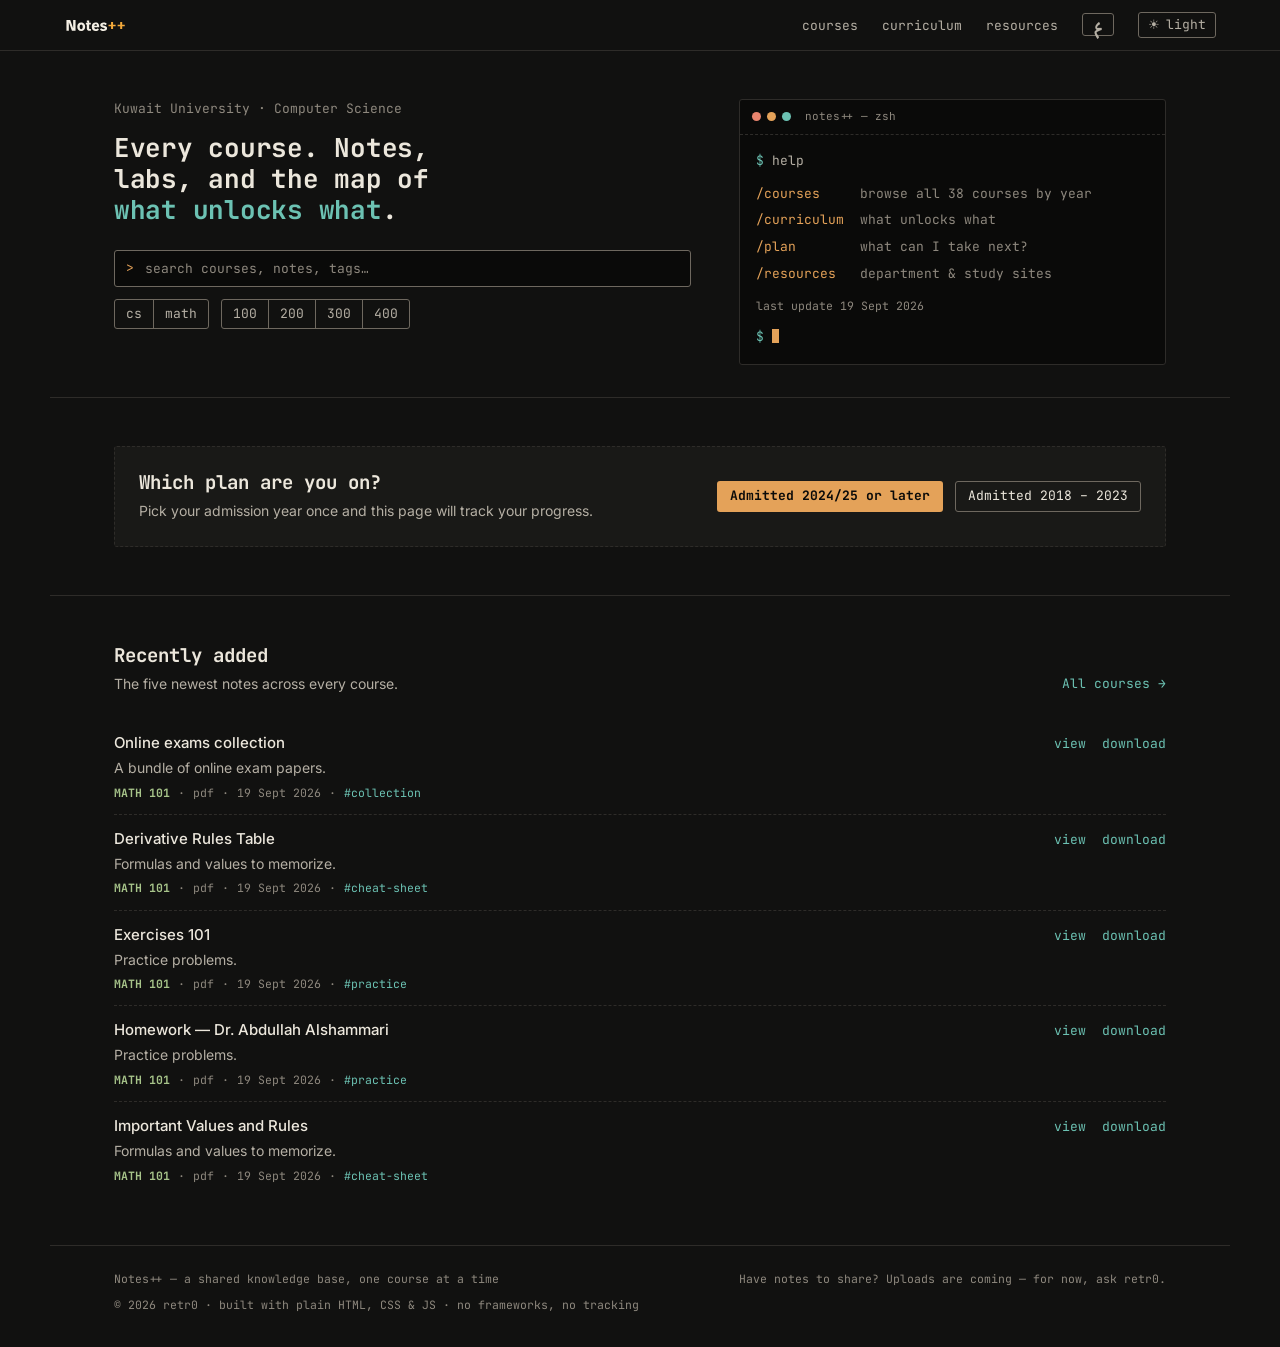
<file: index.html>
<!DOCTYPE html>
<html lang="en">
<head>
<meta charset="UTF-8">
<meta name="viewport" content="width=device-width, initial-scale=1.0">
<title>Notes++ — Course Knowledge Base</title>
<link rel="preconnect" href="https://fonts.googleapis.com">
<link href="https://fonts.googleapis.com/css2?family=JetBrains+Mono:wght@400;500;700;800&family=Inter:wght@400;500;600;700&display=swap" rel="stylesheet">
<link rel="icon" type="image/png" sizes="32x32" href="favicon-32.png">
<link rel="icon" type="image/png" sizes="192x192" href="favicon-192.png">
<link rel="icon" type="image/svg+xml" href="favicon.svg">
<link rel="apple-touch-icon" href="apple-touch-icon.png">
<link rel="stylesheet" href="css/style.css">
<!-- Apply the saved theme before first paint so light-mode users don't see a dark flash. -->
<script>
  // Applied before first paint so neither the theme nor the text direction flashes.
  try{
    var d = document.documentElement;
    d.dataset.theme = localStorage.getItem('theme') || 'dark';
    var l = localStorage.getItem('lang') || 'en';
    d.lang = l; d.dir = (l === 'ar' ? 'rtl' : 'ltr');
  }catch(e){}
</script>
<!-- LATER (analytics): script tag would go here. -->
</head>
<!--
  Home = search + a personal dashboard. Everything below the hero is rendered
  from data: courses.json (search, stats, recent) and — if the visitor has
  picked a plan on the curriculum page — their catalog file (the "Your plan"
  block). Nothing personal leaves the browser; it's all localStorage.
-->
<body data-page="home" data-title-key="home.eyebrow">

<a href="#search" class="skip-link" data-i18n="skip.search">Skip to search</a>

<nav data-i18n-aria-label="nav.main">
  <a href="index.html" class="logo" data-i18n-aria-label="nav.homeLabel">
    <img class="logo-mark for-dark" src="img/wordmark.svg" alt="Notes++" width="112" height="39">
    <img class="logo-mark for-light" src="img/wordmark-dark.svg" alt="" aria-hidden="true" width="112" height="39">
  </a>
  <ul class="nav-links">
    <li><a href="courses.html" data-i18n="nav.courses">Courses</a></li>
    <li><a href="curriculum.html" data-i18n="nav.curriculum">Curriculum</a></li>
    <li><a href="resources.html" data-i18n="nav.resources">Resources</a></li>
    <li>
      <button type="button" class="lang-toggle" aria-label="Switch language">
        <span class="label">ع</span>
      </button>
    </li>
    <li>
      <!-- Label + aria-label are set by updateThemeButton() in main.js (they depend on the current theme). -->
      <button type="button" class="theme-toggle" aria-label="Switch to light mode">
        <span class="icon" aria-hidden="true">☀</span><span class="label">light</span>
      </button>
    </li>
  </ul>
</nav>

<main>

<!-- Hero: one sentence, then the search box. Search is the #1 action, so it lives here. -->
<section class="hero">
  <div class="hero-main">
    <div class="eyebrow" data-i18n="home.eyebrow">Kuwait University · Computer Science</div>
    <h1><span data-i18n="home.title">Every course. Notes, labs, and the map of</span> <em data-i18n="home.titleEm">what unlocks what</em>.</h1>
    <div class="search">
      <label for="search" class="sr-only" data-i18n="common.searchLabel">Search courses and notes</label>
      <input id="search" type="search" data-i18n-placeholder="common.search" placeholder="search courses, notes, tags…" autocomplete="off">
    </div>
    <!-- Segmented filters, generated by main.js (initSubjectFilter / initLevelFilter). -->
    <div class="filter-rows">
      <div id="subject-filters" role="group" data-i18n-aria-label="common.filterSubject"></div>
      <div id="level-filters" role="group" data-i18n-aria-label="common.filterLevel"></div>
    </div>
    <div id="search-count" class="result-count" aria-live="polite"></div>
  </div>

  <!-- The terminal is real navigation: `help` lists the site's commands as links.
       Filled by main.js (initHome). It stays left-to-right in Arabic, like a terminal. -->
  <div class="terminal-box" dir="ltr">
    <div class="terminal-titlebar" aria-hidden="true">
      <span class="dot r"></span><span class="dot y"></span><span class="dot g"></span>
      <span class="terminal-title">notes++ — zsh</span>
    </div>
    <div class="terminal-body">
      <div class="line" aria-hidden="true"><span class="prompt">$</span> <span data-i18n="home.cmdHelp">help</span></div>
      <nav class="cmds" id="terminal-cmds" data-i18n-aria-label="nav.main"></nav>
      <div class="out dim" id="terminal-updated"></div>
      <div class="line" aria-hidden="true"><span class="prompt">$</span> <span class="cursor"></span></div>
    </div>
  </div>
</section>

<!-- Live search results. Hidden while the search box is empty and no filter is picked. -->
<section class="section section-tight" id="results" hidden>
  <h3 class="group-head"><span data-i18n="home.resultsCourses">Courses</span> <span class="count" id="results-course-count"></span></h3>
  <div class="course-list" id="results-courses"></div>
  <h3 class="group-head"><span data-i18n="home.resultsNotes">Notes</span> <span class="count" id="results-note-count"></span></h3>
  <ul class="note-list" id="results-notes"></ul>
</section>

<!-- "Your plan": personal dashboard from the curriculum page's saved state.
     Rendered by main.js via planSummary() in curriculum.js. -->
<section class="section" id="your-plan">
  <div id="plan-block"><div class="state state-loading"><b data-i18n="home.planLoading">Loading your plan…</b></div></div>
</section>

<section class="section" id="recent">
  <div class="section-head">
    <div>
      <h2 data-i18n="home.recent">Recently added</h2>
      <p data-i18n="home.recentSub">The five newest notes across every course.</p>
    </div>
    <a href="courses.html" class="text-link" data-i18n="home.allCourses">All courses →</a>
  </div>
  <ul class="note-list" id="recent-list"><li class="state state-loading"><b data-i18n="common.loadingNotes">loading notes</b></li></ul>
</section>

</main>

<footer>
  <div data-i18n="footer.tagline">Notes++ — a shared knowledge base, one course at a time</div>
  <!-- LATER (uploads): this line becomes a link to the upload form. -->
  <div class="footer-credit"><span data-i18n="footer.contribute">Have notes to share? Uploads are coming — for now, ask</span> <span>retr0</span>.</div>
  <div class="footer-credit">© 2026 <span>retr0</span> <span data-i18n="footer.built">· built with plain HTML, CSS &amp; JS · no frameworks, no tracking</span></div>
</footer>

<script src="js/strings-en.js"></script>
<script src="js/i18n.js"></script>
<script src="js/main.js"></script>
<!-- curriculum.js is loaded for planSummary() only; its page boot is guarded by data-page. -->
<script src="js/curriculum.js"></script>
</body>
</html>
</file>
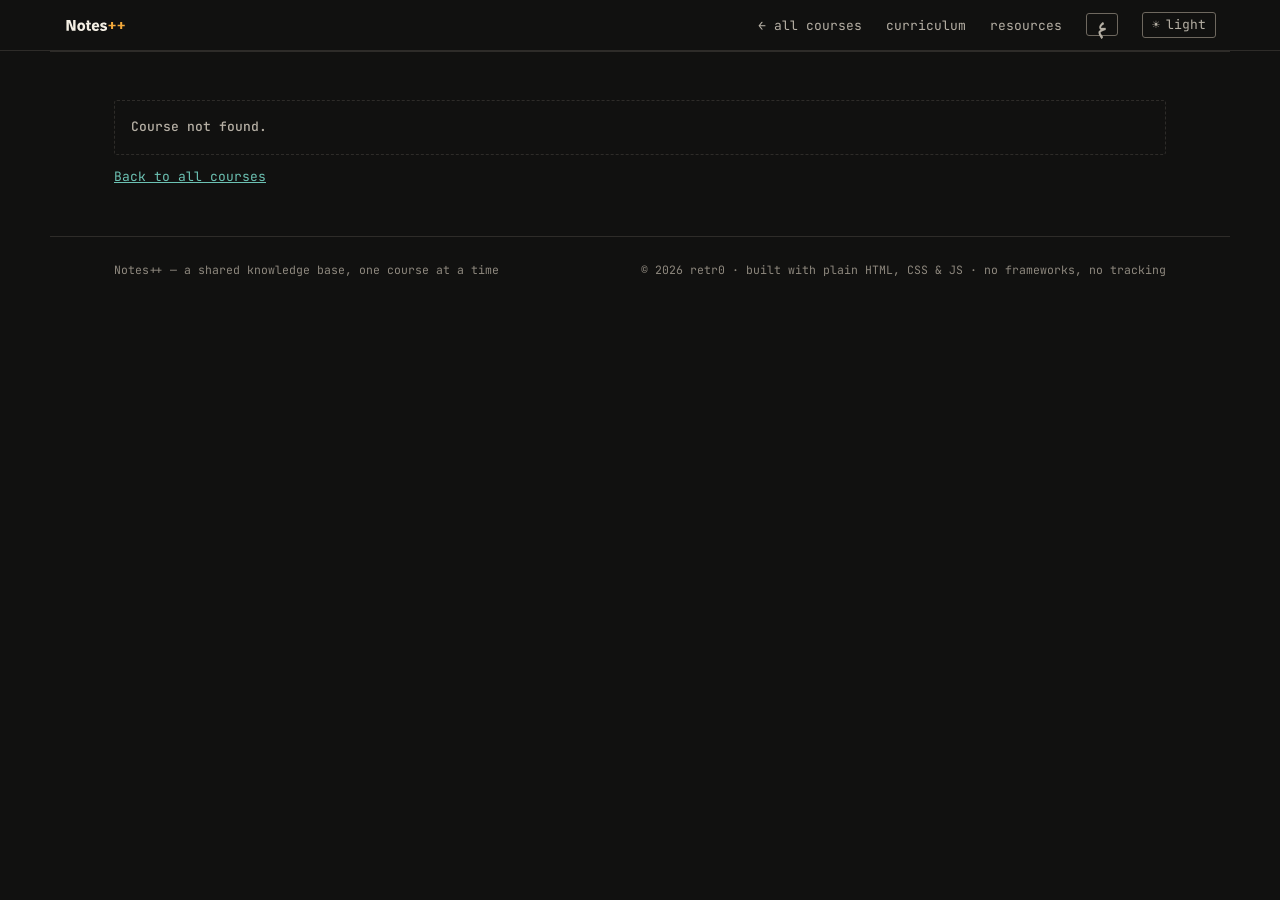
<file: course.html>
<!DOCTYPE html>
<html lang="en">
<head>
<meta charset="UTF-8">
<meta name="viewport" content="width=device-width, initial-scale=1.0">
<title>Course — Notes</title>
<link rel="preconnect" href="https://fonts.googleapis.com">
<link href="https://fonts.googleapis.com/css2?family=JetBrains+Mono:wght@400;500;700;800&family=Inter:wght@400;500;600;700&display=swap" rel="stylesheet">
<link rel="icon" type="image/png" sizes="32x32" href="favicon-32.png">
<link rel="icon" type="image/png" sizes="192x192" href="favicon-192.png">
<link rel="icon" type="image/svg+xml" href="favicon.svg">
<link rel="apple-touch-icon" href="apple-touch-icon.png">
<link rel="stylesheet" href="css/style.css">
<script>
  // Applied before first paint so neither the theme nor the text direction flashes.
  try{
    var d = document.documentElement;
    d.dataset.theme = localStorage.getItem('theme') || 'dark';
    var l = localStorage.getItem('lang') || 'en';
    d.lang = l; d.dir = (l === 'ar' ? 'rtl' : 'ltr');
  }catch(e){}
</script>
</head>
<!--
  This page is a TEMPLATE: the same file serves every course.
  main.js reads ?course=<id> from the URL, finds that course in courses.json,
  and fills in the empty elements below (identified by their id="").
-->
<body data-page="course" data-title-key="course.notes">

<a href="#notes" class="skip-link" data-i18n="skip.notes">Skip to notes</a>

<nav data-i18n-aria-label="nav.main">
  <a href="index.html" class="logo" data-i18n-aria-label="nav.homeLabel">
    <img class="logo-mark for-dark" src="img/wordmark.svg" alt="Notes++" width="112" height="39">
    <img class="logo-mark for-light" src="img/wordmark-dark.svg" alt="" aria-hidden="true" width="112" height="39">
  </a>
  <ul class="nav-links">
    <li><a href="courses.html" data-i18n="nav.allCourses">← All courses</a></li>
    <li class="nav-secondary"><a href="curriculum.html" data-i18n="nav.curriculum">Curriculum</a></li>
    <li class="nav-secondary"><a href="resources.html" data-i18n="nav.resources">Resources</a></li>
    <li>
      <button type="button" class="lang-toggle" aria-label="Switch language">
        <span class="label">ع</span>
      </button>
    </li>
    <li>
      <!-- Label + aria-label are set by updateThemeButton() in main.js (they depend on the current theme). -->
      <button type="button" class="theme-toggle" aria-label="Switch to light mode">
        <span class="icon" aria-hidden="true">☀</span><span class="label">light</span>
      </button>
    </li>
  </ul>
</nav>

<main id="course-main">

<header class="page-head">
  <div class="path"><a href="index.html" data-i18n="path.home">~</a> / <a href="courses.html" data-i18n="path.courses">courses</a> / <b id="course-path" dir="ltr">…</b></div>
  <h1 id="course-name" data-i18n="common.loading">Loading…</h1>
  <!-- The name in the other language, filled by main.js when the course has one. -->
  <div id="course-name-ar"></div>
  <p class="lede" id="course-desc"></p>
  <!-- Label/value facts from courses.json (code, type, level, counts). -->
  <dl class="facts" id="course-facts"></dl>
</header>

<section class="section" id="notes">
  <div class="section-head">
    <div>
      <h2 data-i18n="course.notes">Notes</h2>
      <p data-i18n="course.notesSub">Open a folder to see what's inside. Click a title to read it in the browser, or download the PDF.</p>
    </div>
    <div class="search">
      <label for="search" class="sr-only" data-i18n="course.searchLabel">Search notes in this course</label>
      <input id="search" type="search" data-i18n-placeholder="course.searchPlaceholder" placeholder="search this course…" autocomplete="off">
    </div>
  </div>

  <!-- One chip per tag, generated by main.js. role=group + aria-label names the control. -->
  <div class="tag-toggles" id="tag-filters" role="group" data-i18n-aria-label="common.filterTag"></div>
  <div id="search-count" class="result-count" aria-live="polite"></div>

  <!-- One section per note type (lectures, labs, ...) rendered by main.js -->
  <div id="note-groups"><div class="state state-loading"><b data-i18n="common.loadingNotes">loading notes</b></div></div>
</section>

<section class="section" id="links">
  <div class="section-head">
    <div>
      <h2 data-i18n="course.links">Useful links</h2>
      <p data-i18n="course.linksSub">Videos, sites and references that helped. YouTube links play right here — click the thumbnail.</p>
    </div>
  </div>
  <!-- Rendered from the course's "links" array by main.js (initLinks). -->
  <ul class="link-grid" id="link-list"></ul>
</section>

</main>

<footer>
  <div data-i18n="footer.tagline">Notes++ — a shared knowledge base, one course at a time</div>
  <div class="footer-credit">© 2026 <span>retr0</span> <span data-i18n="footer.built">· built with plain HTML, CSS &amp; JS · no frameworks, no tracking</span></div>
</footer>

<script src="js/strings-en.js"></script>
<script src="js/i18n.js"></script>
<script src="js/main.js"></script>
</body>
</html>
</file>
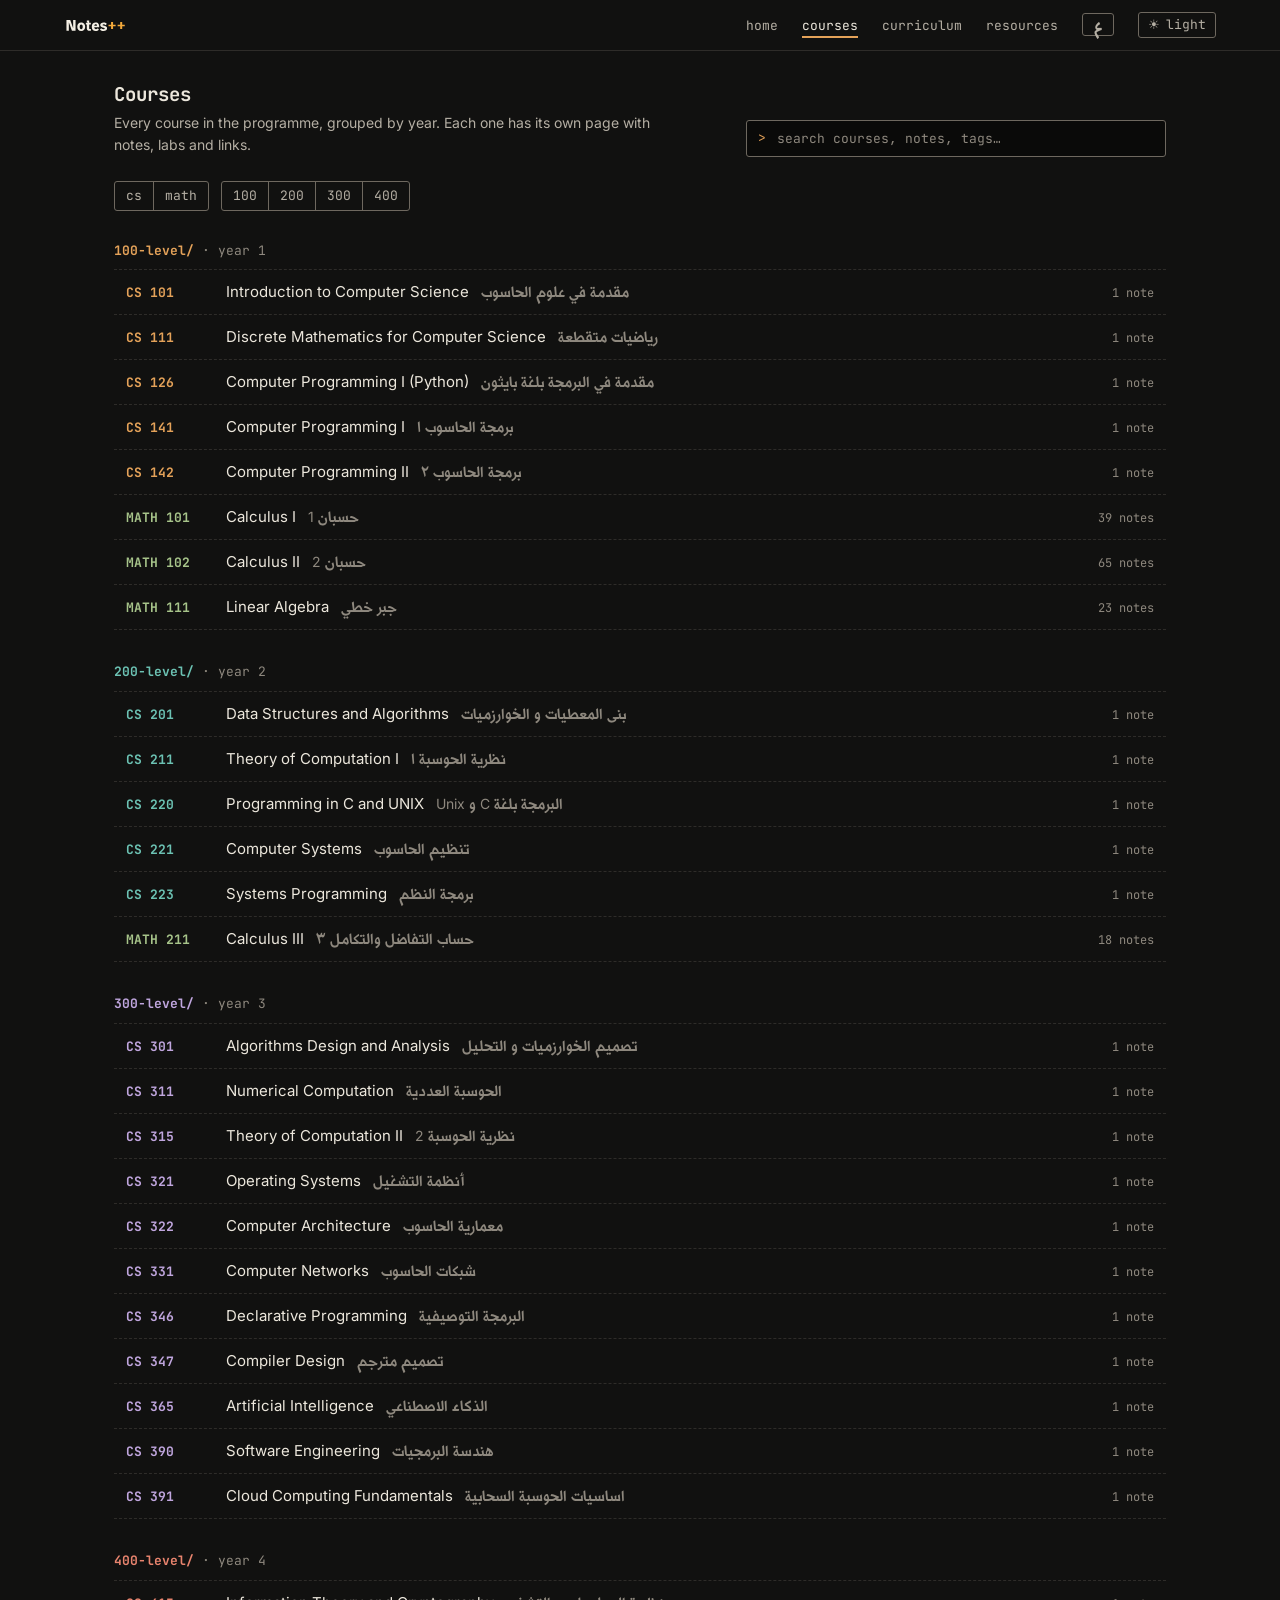
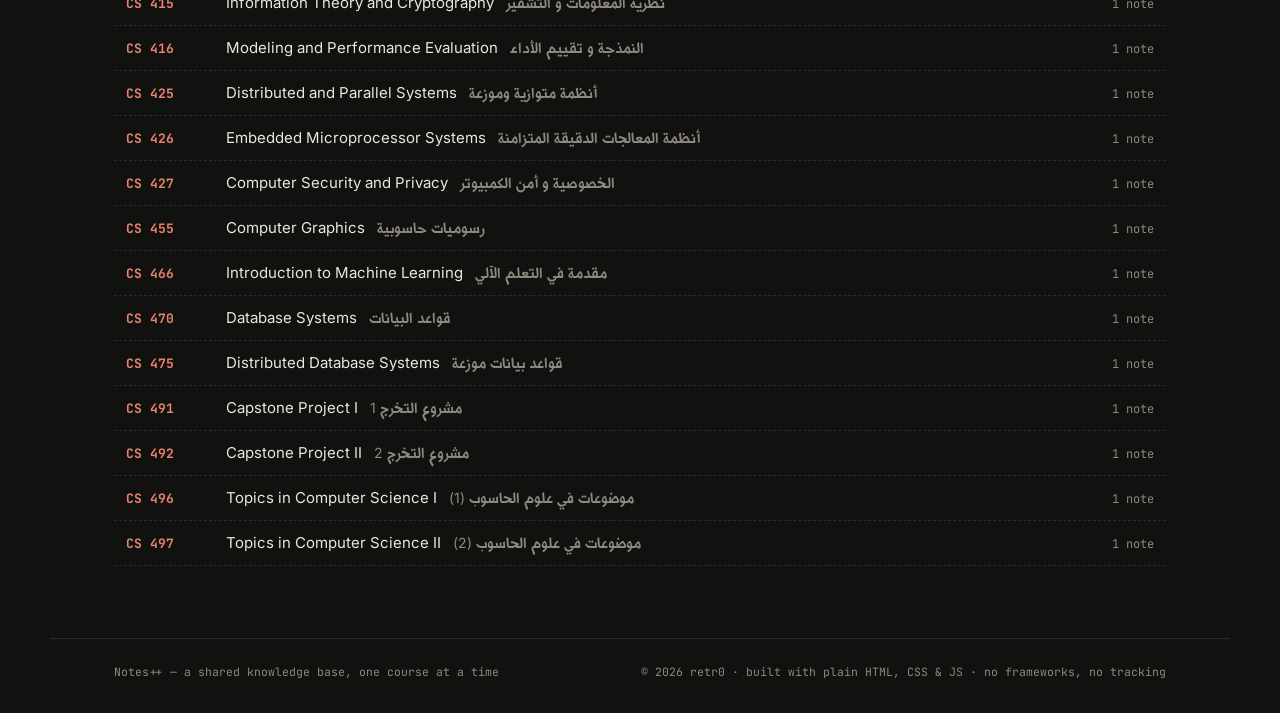
<file: courses.html>
<!DOCTYPE html>
<html lang="en">
<head>
<meta charset="UTF-8">
<meta name="viewport" content="width=device-width, initial-scale=1.0">
<title>Courses — Notes</title>
<link rel="preconnect" href="https://fonts.googleapis.com">
<link href="https://fonts.googleapis.com/css2?family=JetBrains+Mono:wght@400;500;700;800&family=Inter:wght@400;500;600;700&display=swap" rel="stylesheet">
<link rel="icon" type="image/png" sizes="32x32" href="favicon-32.png">
<link rel="icon" type="image/png" sizes="192x192" href="favicon-192.png">
<link rel="icon" type="image/svg+xml" href="favicon.svg">
<link rel="apple-touch-icon" href="apple-touch-icon.png">
<link rel="stylesheet" href="css/style.css">
<script>
  // Applied before first paint so neither the theme nor the text direction flashes.
  try{
    var d = document.documentElement;
    d.dataset.theme = localStorage.getItem('theme') || 'dark';
    var l = localStorage.getItem('lang') || 'en';
    d.lang = l; d.dir = (l === 'ar' ? 'rtl' : 'ltr');
  }catch(e){}
</script>
</head>
<!--
  All courses, grouped by year level. Rendered from data/courses.json by
  main.js (initCourses). Search + level chips filter the grid live.
-->
<body data-page="courses" data-title-key="courses.title">

<a href="#course-grid" class="skip-link" data-i18n="skip.courses">Skip to courses</a>

<nav data-i18n-aria-label="nav.main">
  <a href="index.html" class="logo" data-i18n-aria-label="nav.homeLabel">
    <img class="logo-mark for-dark" src="img/wordmark.svg" alt="Notes++" width="112" height="39">
    <img class="logo-mark for-light" src="img/wordmark-dark.svg" alt="" aria-hidden="true" width="112" height="39">
  </a>
  <ul class="nav-links">
    <li><a href="index.html" data-i18n="nav.home">Home</a></li>
    <li><a href="courses.html" aria-current="page" data-i18n="nav.courses">Courses</a></li>
    <li><a href="curriculum.html" data-i18n="nav.curriculum">Curriculum</a></li>
    <li><a href="resources.html" data-i18n="nav.resources">Resources</a></li>
    <li>
      <button type="button" class="lang-toggle" aria-label="Switch language">
        <span class="label">ع</span>
      </button>
    </li>
    <li>
      <!-- Label + aria-label are set by updateThemeButton() in main.js (they depend on the current theme). -->
      <button type="button" class="theme-toggle" aria-label="Switch to light mode">
        <span class="icon" aria-hidden="true">☀</span><span class="label">light</span>
      </button>
    </li>
  </ul>
</nav>

<main>

<section class="section section-first" id="courses">
  <div class="section-head">
    <div>
      <h2 data-i18n="courses.title">Courses</h2>
      <p data-i18n="courses.sub">Every course in the programme, grouped by year. Each one has its own page with notes, labs and links.</p>
    </div>
    <div class="search">
      <label for="search" class="sr-only" data-i18n="courses.searchLabel">Search courses</label>
      <input id="search" type="search" data-i18n-placeholder="common.search" placeholder="search courses, notes, tags…" autocomplete="off">
    </div>
  </div>

  <div class="filter-rows">
    <div id="subject-filters" role="group" data-i18n-aria-label="common.filterSubject"></div>
    <div id="level-filters" role="group" data-i18n-aria-label="common.filterLevel"></div>
  </div>
  <div id="search-count" class="result-count" aria-live="polite"></div>

  <!-- Rendered from data/courses.json by main.js -->
  <div class="course-list" id="course-grid"><div class="state state-loading"><b data-i18n="common.loadingCourses">loading courses</b></div></div>
</section>

</main>

<footer>
  <div data-i18n="footer.tagline">Notes++ — a shared knowledge base, one course at a time</div>
  <div class="footer-credit">© 2026 <span>retr0</span> <span data-i18n="footer.built">· built with plain HTML, CSS &amp; JS · no frameworks, no tracking</span></div>
</footer>

<script src="js/strings-en.js"></script>
<script src="js/i18n.js"></script>
<script src="js/main.js"></script>
</body>
</html>
</file>
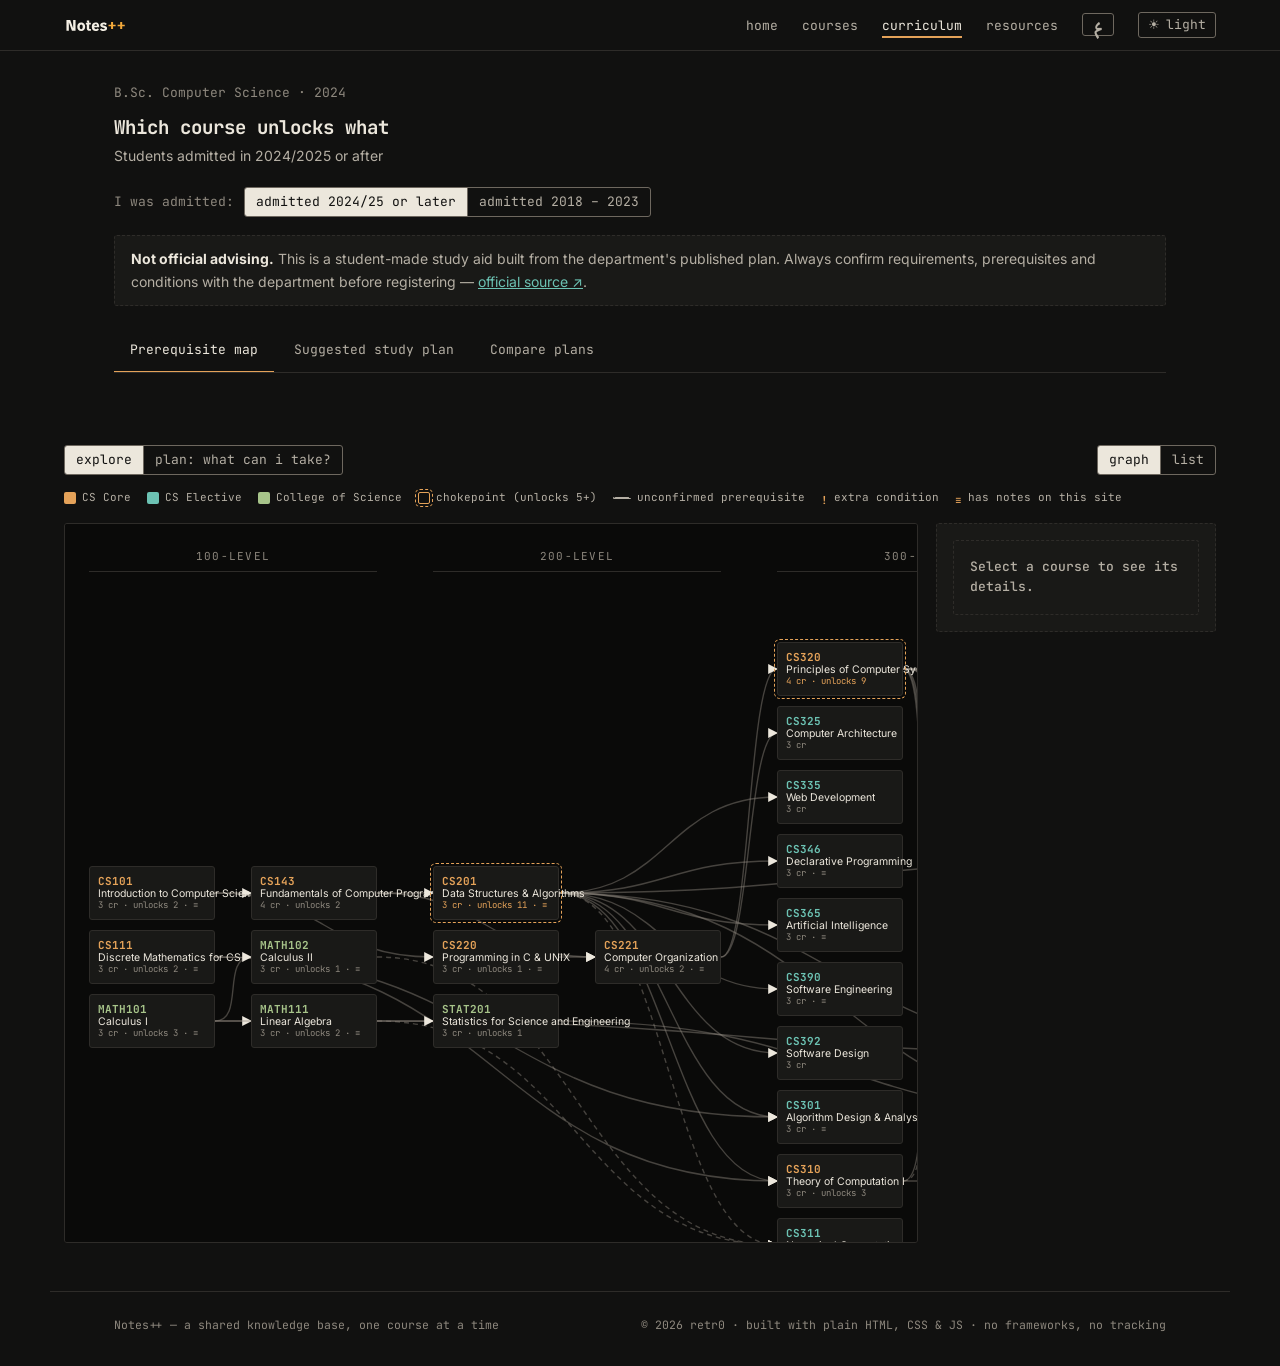
<file: curriculum.html>
<!DOCTYPE html>
<html lang="en">
<head>
<meta charset="UTF-8">
<meta name="viewport" content="width=device-width, initial-scale=1.0">
<title>Curriculum — Notes++</title>
<link rel="preconnect" href="https://fonts.googleapis.com">
<link href="https://fonts.googleapis.com/css2?family=JetBrains+Mono:wght@400;500;700;800&family=Inter:wght@400;500;600;700&display=swap" rel="stylesheet">
<link rel="icon" type="image/png" sizes="32x32" href="favicon-32.png">
<link rel="icon" type="image/png" sizes="192x192" href="favicon-192.png">
<link rel="icon" type="image/svg+xml" href="favicon.svg">
<link rel="apple-touch-icon" href="apple-touch-icon.png">
<link rel="stylesheet" href="css/style.css">
<script>
  // Applied before first paint so neither the theme nor the text direction flashes.
  try{
    var d = document.documentElement;
    d.dataset.theme = localStorage.getItem('theme') || 'dark';
    var l = localStorage.getItem('lang') || 'en';
    d.lang = l; d.dir = (l === 'ar' ? 'rtl' : 'ltr');
  }catch(e){}
</script>
</head>
<!--
  Curriculum explorer. Two catalog years share this page:
    data/curriculum.json       (2024 plan)   -> prerequisite graph + study plan
    data/curriculum-2018.json  (2018 plan)   -> requirements checklist only,
                                               because that file has no
                                               prerequisite data (see dataStatus)
  js/curriculum.js decides which views to show from the data itself.
  main.js is loaded for the theme toggle + shared helpers.
-->
<body data-page="curriculum" data-title-key="cur.title">

<a href="#tabs" class="skip-link" data-i18n="skip.content">Skip to content</a>

<nav data-i18n-aria-label="nav.main">
  <a href="index.html" class="logo" data-i18n-aria-label="nav.homeLabel">
    <img class="logo-mark for-dark" src="img/wordmark.svg" alt="Notes++" width="112" height="39">
    <img class="logo-mark for-light" src="img/wordmark-dark.svg" alt="" aria-hidden="true" width="112" height="39">
  </a>
  <ul class="nav-links">
    <li><a href="index.html" data-i18n="nav.home">Home</a></li>
    <li><a href="courses.html" data-i18n="nav.courses">Courses</a></li>
    <li><a href="curriculum.html" aria-current="page" data-i18n="nav.curriculum">Curriculum</a></li>
    <li><a href="resources.html" data-i18n="nav.resources">Resources</a></li>
    <li>
      <button type="button" class="lang-toggle" aria-label="Switch language">
        <span class="label">ع</span>
      </button>
    </li>
    <li>
      <!-- Label + aria-label are set by updateThemeButton() in main.js (they depend on the current theme). -->
      <button type="button" class="theme-toggle" aria-label="Switch to light mode">
        <span class="icon" aria-hidden="true">☀</span><span class="label">light</span>
      </button>
    </li>
  </ul>
</nav>

<main>

<header class="section section-first curriculum-head">
  <div class="section-head">
    <div>
      <div class="eyebrow" id="program-name" data-i18n="cur.title">Curriculum</div>
      <h2 id="page-title" data-i18n="cur.degreeTitle">Your degree plan</h2>
      <p id="program-meta"></p>
    </div>
  </div>

  <!-- Catalog year switcher. Labelled by admission year — that's how students know which plan they're on. -->
  <div class="catalog-switch" role="group" aria-labelledby="catalog-label">
    <span id="catalog-label" data-i18n="cur.admitted">I was admitted:</span>
    <div id="catalog-buttons" class="seg"></div>
  </div>

  <!-- Student-made study aid, not advising. Keep this visible. -->
  <div class="disclaimer" role="note">
    <strong data-i18n="cur.disclaimerStrong">Not official advising.</strong> <span data-i18n="cur.disclaimer">This is a student-made study aid built from the department's published plan.
    Always confirm requirements, prerequisites and conditions with the department before registering —</span>
    <a id="source-link" href="#" target="_blank" rel="noopener" data-i18n="cur.officialSource">official source ↗</a>.
  </div>

  <!-- Filled only when the loaded plan's dataStatus says prerequisites aren't sourced. -->
  <div class="data-notice" id="data-notice" role="note" hidden></div>

  <!-- Tabs are generated per plan: Map / Study plan (2024) or Checklist (2018), plus Compare. -->
  <div class="tabs" id="tabs" role="tablist" data-i18n-aria-label="cur.catalogViews"></div>
</header>

<!-- ============ Prerequisite map (plans with prerequisite data) ============ -->
<section id="panel-map" role="tabpanel" class="section curriculum-section" hidden>
  <div class="map-toolbar">
    <div class="mode-switch seg" role="group" data-i18n-aria-label="cur.mode">
      <button type="button" class="tag-chip" data-mode="explore" aria-pressed="true" data-i18n="cur.explore">Explore</button>
      <button type="button" class="tag-chip" data-mode="plan" aria-pressed="false" data-i18n="cur.planMode">Plan: what can I take?</button>
    </div>
    <div class="view-switch seg" role="group" data-i18n-aria-label="cur.view">
      <button type="button" class="tag-chip" data-view="graph" aria-pressed="true" data-i18n="cur.graph">Graph</button>
      <button type="button" class="tag-chip" data-view="list" aria-pressed="false" data-i18n="cur.list">List</button>
    </div>
  </div>

  <div class="plan-summary" id="plan-summary" hidden>
    <div><span class="big" id="plan-credits">0</span> / <span id="plan-total">0</span> <span data-i18n="cur.creditsOnMap">credits from courses on this map</span></div>
    <div><span class="big" id="plan-available">0</span> <span data-i18n="cur.availableNow">available to take now</span></div>
    <button type="button" class="btn btn-ghost btn-sm" data-reset data-i18n="common.clearAll">clear all</button>
  </div>

  <div class="legend" id="legend" data-i18n-aria-label="cur.legend"></div>

  <div class="map-layout">
    <div class="graph-scroll" id="map" tabindex="-1">
      <div class="graph" id="graph">
        <svg class="edges" id="edges" aria-hidden="true"></svg>
        <div class="nodes" id="nodes"></div>
      </div>
    </div>
    <aside class="detail" id="detail" aria-live="polite">
      <div class="state state-empty"><b data-i18n="cur.selectCourse">Select a course to see its details.</b></div>
    </aside>
  </div>
</section>

<!-- ============ Requirements checklist (plans without prerequisite data) ============ -->
<section id="panel-checklist" role="tabpanel" class="section curriculum-section" hidden>
  <div class="plan-summary" id="check-summary">
    <div><span class="big" id="check-credits">0</span> / <span id="check-total">0</span> <span data-i18n="cur.creditsOnList">credits from courses on this list</span></div>
    <div><span class="big" id="check-count">0</span> <span data-i18n="cur.coursesPassed">courses passed</span></div>
    <button type="button" class="btn btn-ghost btn-sm" data-reset data-i18n="common.clearAll">clear all</button>
  </div>
  <div class="check-layout">
    <div id="checklist"></div>
    <aside class="rules-panel" id="check-rules"></aside>
  </div>
</section>

<!-- ============ Suggested study plan (only if the plan has one) ============ -->
<section id="panel-plan" role="tabpanel" class="section curriculum-section" hidden>
  <div class="section-head">
    <div>
      <h2 data-i18n="cur.planTitle">Suggested 4-year plan</h2>
      <p data-i18n="cur.planSub">The department's recommended sequence. Grey slots are requirements that aren't a specific course (university, science and free electives).</p>
    </div>
  </div>
  <div class="plan-grid" id="study-plan"></div>
  <div class="plan-rules" id="plan-rules"></div>
</section>

<!-- ============ Compare the two catalogs ============ -->
<section id="panel-compare" role="tabpanel" class="section curriculum-section" hidden>
  <div class="section-head">
    <div>
      <h2 data-i18n="cur.compareTitle">What changed between plans</h2>
      <p data-i18n="cur.compareSub">Computed by comparing the two catalog files course by course — useful if you transferred between plans.</p>
    </div>
  </div>
  <div id="compare"></div>
</section>

</main>

<footer>
  <div data-i18n="footer.tagline">Notes++ — a shared knowledge base, one course at a time</div>
  <div class="footer-credit">© 2026 <span>retr0</span> <span data-i18n="footer.built">· built with plain HTML, CSS &amp; JS · no frameworks, no tracking</span></div>
</footer>

<script src="js/strings-en.js"></script>
<script src="js/i18n.js"></script>
<script src="js/main.js"></script>
<script src="js/curriculum.js"></script>
</body>
</html>
</file>
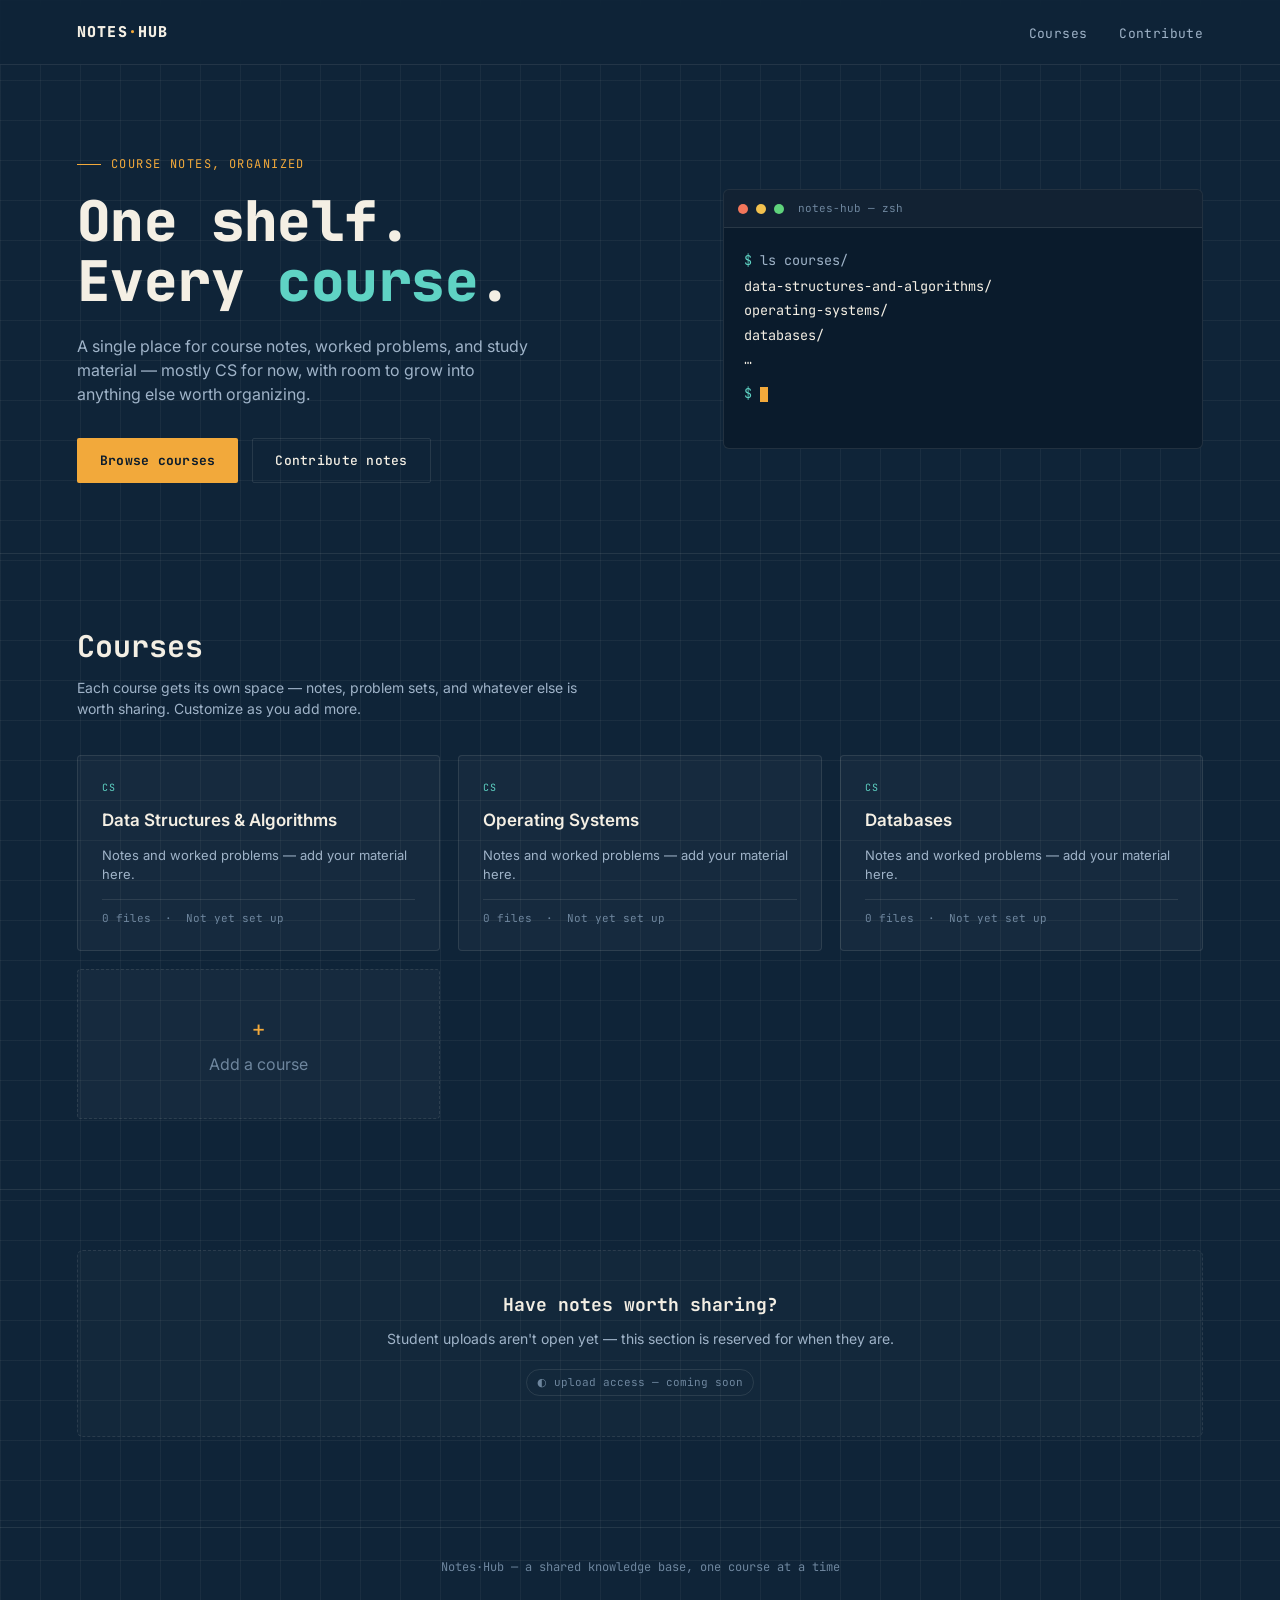
<file: general-notes-site.html>
<!DOCTYPE html>
<html lang="en">
<head>
<meta charset="UTF-8">
<meta name="viewport" content="width=device-width, initial-scale=1.0">
<title>Notes·Hub — Course Knowledge Base</title>
<link rel="preconnect" href="https://fonts.googleapis.com">
<link href="https://fonts.googleapis.com/css2?family=JetBrains+Mono:wght@400;500;700;800&family=Inter:wght@400;500;600;700&display=swap" rel="stylesheet">
<style>
  :root{
    --bg: #0F2438;
    --bg-deep: #0A1B2C;
    --grid: rgba(244,239,228,0.05);
    --grid-strong: rgba(244,239,228,0.09);
    --paper: #F4EFE4;
    --muted: #9FB3C8;
    --muted-dim: #6E869E;
    --accent: #F2A93B;
    --accent2: #5FD3C4;
    --card-bg: rgba(244,239,228,0.03);
    --card-border: rgba(244,239,228,0.10);
    --mono: 'JetBrains Mono', monospace;
    --sans: 'Inter', sans-serif;
  }
  *{box-sizing:border-box; margin:0; padding:0;}
  html{scroll-behavior:smooth;}
  body{
    background:
      linear-gradient(var(--grid) 1px, transparent 1px) 0 0/40px 40px,
      linear-gradient(90deg, var(--grid) 1px, transparent 1px) 0 0/40px 40px,
      var(--bg);
    color: var(--paper);
    font-family: var(--sans);
    line-height: 1.5;
    min-height: 100vh;
  }
  a{color:inherit;}
  :focus-visible{outline: 2px solid var(--accent); outline-offset: 3px;}

  nav{
    position: sticky; top:0; z-index:50;
    display:flex; align-items:center; justify-content:space-between;
    padding: 20px 6vw;
    background: rgba(15,36,56,0.85);
    backdrop-filter: blur(8px);
    border-bottom: 1px solid var(--grid-strong);
  }
  .logo{
    font-family: var(--mono); font-weight:800; letter-spacing:0.08em;
    font-size: 15px; color: var(--paper);
  }
  .logo span{color: var(--accent);}
  .nav-links{display:flex; gap:32px; list-style:none;}
  .nav-links a{
    font-family: var(--mono); font-size: 13px; color: var(--muted);
    text-decoration:none; letter-spacing:0.03em;
    transition: color 0.2s;
  }
  .nav-links a:hover{color: var(--paper);}

  .hero{
    padding: 90px 6vw 70px;
    display:grid; grid-template-columns: 1.1fr 0.9fr; gap:60px; align-items:center;
    max-width: 1280px; margin:0 auto;
  }
  .eyebrow{
    font-family: var(--mono); font-size:12px; color: var(--accent);
    letter-spacing: 0.12em; text-transform:uppercase; margin-bottom:18px;
    display:flex; align-items:center; gap:10px;
  }
  .eyebrow::before{content:''; width:24px; height:1px; background: var(--accent);}
  h1{
    font-family: var(--mono); font-weight:800; font-size: clamp(34px, 4.4vw, 56px);
    line-height:1.08; letter-spacing:-0.01em; margin-bottom:22px;
  }
  h1 em{font-style:normal; color: var(--accent2);}
  .hero p{
    font-size:16px; color: var(--muted); max-width: 46ch; margin-bottom: 32px;
  }
  .hero-actions{display:flex; gap:14px; flex-wrap:wrap;}
  .btn{
    font-family: var(--mono); font-size:13px; font-weight:500;
    padding: 12px 22px; border-radius:2px; text-decoration:none;
    letter-spacing:0.02em; transition: all 0.2s; display:inline-block;
    border: 1px solid transparent;
  }
  .btn-primary{background: var(--accent); color: var(--bg-deep); font-weight:700;}
  .btn-primary:hover{background:#ffbe5c;}
  .btn-ghost{border-color: var(--card-border); color: var(--paper);}
  .btn-ghost:hover{border-color: var(--accent2); color: var(--accent2);}

  /* TERMINAL SIGNATURE ELEMENT */
  .terminal-box{
    background: var(--bg-deep);
    border: 1px solid var(--card-border);
    border-radius: 6px;
    overflow:hidden;
  }
  .terminal-titlebar{
    display:flex; align-items:center; gap:8px;
    padding: 10px 14px; background: rgba(244,239,228,0.03);
    border-bottom: 1px solid var(--card-border);
  }
  .dot{width:10px; height:10px; border-radius:50%;}
  .dot.r{background:#F2765B;} .dot.y{background:#F2C14E;} .dot.g{background:#5FD37C;}
  .terminal-titlebar span{
    font-family: var(--mono); font-size:11px; color: var(--muted-dim); margin-left:6px;
  }
  .terminal-body{
    padding: 22px 20px 26px; font-family: var(--mono); font-size:13.5px;
    min-height: 220px;
  }
  .terminal-body .line{color: var(--muted); margin-bottom:6px;}
  .terminal-body .prompt{color: var(--accent2);}
  .terminal-body .out{color: var(--paper); margin-bottom:4px; padding-left:0;}
  .terminal-body .cursor{
    display:inline-block; width:8px; height:15px; background: var(--accent);
    animation: blink 1s step-end infinite; vertical-align:text-bottom;
  }
  @keyframes blink{50%{opacity:0;}}
  @media (prefers-reduced-motion: reduce){ .cursor{animation:none;} }

  .courses{
    padding: 70px 6vw; max-width: 1280px; margin:0 auto;
    border-top: 1px solid var(--grid-strong);
  }
  .section-head{
    display:flex; align-items:baseline; gap:18px; margin-bottom:36px; flex-wrap:wrap;
    justify-content:space-between;
  }
  .section-head h2{
    font-family: var(--mono); font-size: clamp(22px,2.6vw,30px); font-weight:700;
  }
  .section-head p{color: var(--muted); font-size:14px; max-width:60ch; margin-top:8px;}

  .course-grid{
    display:grid; grid-template-columns: repeat(auto-fill, minmax(280px,1fr));
    gap: 18px; margin-top: 28px;
  }
  .course-card{
    background: var(--card-bg); border: 1px solid var(--card-border);
    border-radius: 4px; padding: 24px; transition: border-color 0.2s, transform 0.2s;
    text-decoration:none; display:flex; flex-direction:column; gap:14px;
  }
  .course-card:hover{ border-color: var(--accent); transform: translateY(-2px); }
  .course-card .tag{
    font-family: var(--mono); font-size:10px; color: var(--accent2);
    letter-spacing:0.08em; text-transform:uppercase;
  }
  .course-card h3{ font-size:17px; font-weight:600; line-height:1.3; }
  .course-card p{font-size:13px; color: var(--muted);}
  .course-card .meta{
    font-family: var(--mono); font-size:11px; color: var(--muted-dim);
    display:flex; gap:14px; margin-top:auto; padding-top:10px;
    border-top: 1px solid var(--card-border);
  }
  .course-card.add{
    align-items:center; justify-content:center; text-align:center;
    border-style: dashed; color: var(--muted-dim); min-height:150px;
  }
  .course-card.add .plus{
    font-family: var(--mono); font-size:22px; color: var(--accent); margin-bottom:6px;
  }

  .contribute{
    padding: 60px 6vw 90px; max-width:1280px; margin:0 auto;
    border-top: 1px solid var(--grid-strong);
  }
  .contribute-card{
    border: 1px dashed var(--card-border); border-radius:6px;
    padding: 40px; text-align:center; background: rgba(244,239,228,0.02);
  }
  .contribute-card h3{ font-family: var(--mono); font-size:18px; margin-bottom:10px; }
  .contribute-card p{color: var(--muted); font-size:14px; margin-bottom: 6px;}
  .status-pill{
    display:inline-block; font-family: var(--mono); font-size:11px;
    color: var(--muted-dim); border:1px solid var(--card-border);
    padding:4px 10px; border-radius:20px; margin-top:14px;
  }

  footer{
    padding: 30px 6vw; text-align:center;
    font-family: var(--mono); font-size:12px; color: var(--muted-dim);
    border-top: 1px solid var(--grid-strong);
  }

  @media (max-width: 860px){
    .hero{grid-template-columns:1fr; padding-top:50px;}
    nav{padding:16px 5vw;}
    .nav-links{gap:18px;}
  }
</style>
</head>
<body>

<nav>
  <div class="logo">NOTES<span>·</span>HUB</div>
  <ul class="nav-links">
    <li><a href="#courses">Courses</a></li>
    <li><a href="#contribute">Contribute</a></li>
  </ul>
</nav>

<section class="hero">
  <div>
    <div class="eyebrow">Course notes, organized</div>
    <h1>One shelf.<br>Every <em>course</em>.</h1>
    <p>A single place for course notes, worked problems, and study material — mostly CS for now, with room to grow into anything else worth organizing.</p>
    <div class="hero-actions">
      <a href="#courses" class="btn btn-primary">Browse courses</a>
      <a href="#contribute" class="btn btn-ghost">Contribute notes</a>
    </div>
  </div>

  <div class="terminal-box">
    <div class="terminal-titlebar">
      <div class="dot r"></div><div class="dot y"></div><div class="dot g"></div>
      <span>notes-hub — zsh</span>
    </div>
    <div class="terminal-body">
      <div class="line"><span class="prompt">$</span> ls courses/</div>
      <div class="out">data-structures-and-algorithms/</div>
      <div class="out">operating-systems/</div>
      <div class="out">databases/</div>
      <div class="out">…</div>
      <div class="line" style="margin-top:14px;"><span class="prompt">$</span> <span class="cursor"></span></div>
    </div>
  </div>
</section>

<section class="courses" id="courses">
  <div class="section-head">
    <div>
      <h2>Courses</h2>
      <p>Each course gets its own space — notes, problem sets, and whatever else is worth sharing. Customize as you add more.</p>
    </div>
  </div>

  <div class="course-grid">
    <a href="#" class="course-card">
      <span class="tag">CS</span>
      <h3>Data Structures & Algorithms</h3>
      <p>Notes and worked problems — add your material here.</p>
      <div class="meta"><span>0 files</span><span>·</span><span>Not yet set up</span></div>
    </a>
    <a href="#" class="course-card">
      <span class="tag">CS</span>
      <h3>Operating Systems</h3>
      <p>Notes and worked problems — add your material here.</p>
      <div class="meta"><span>0 files</span><span>·</span><span>Not yet set up</span></div>
    </a>
    <a href="#" class="course-card">
      <span class="tag">CS</span>
      <h3>Databases</h3>
      <p>Notes and worked problems — add your material here.</p>
      <div class="meta"><span>0 files</span><span>·</span><span>Not yet set up</span></div>
    </a>
    <a href="#" class="course-card add">
      <div>
        <div class="plus">+</div>
        <div>Add a course</div>
      </div>
    </a>
  </div>
</section>

<section class="contribute" id="contribute">
  <div class="contribute-card">
    <h3>Have notes worth sharing?</h3>
    <p>Student uploads aren't open yet — this section is reserved for when they are.</p>
    <div class="status-pill">◐ upload access — coming soon</div>
  </div>
</section>

<footer>
  Notes·Hub — a shared knowledge base, one course at a time
</footer>

</body>
</html>
</file>
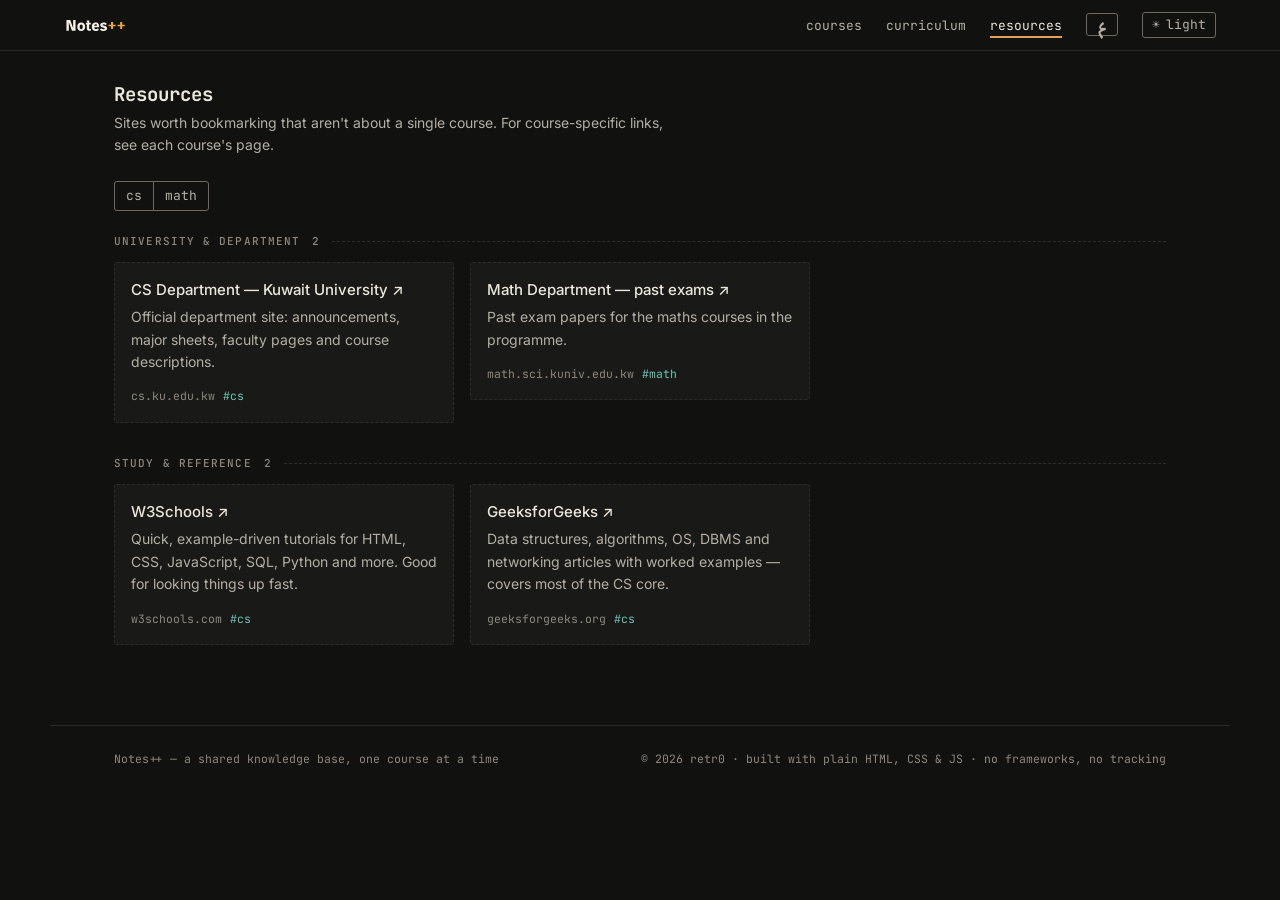
<file: resources.html>
<!DOCTYPE html>
<html lang="en">
<head>
<meta charset="UTF-8">
<meta name="viewport" content="width=device-width, initial-scale=1.0">
<title>Resources — Notes++</title>
<link rel="preconnect" href="https://fonts.googleapis.com">
<link href="https://fonts.googleapis.com/css2?family=JetBrains+Mono:wght@400;500;700;800&family=Inter:wght@400;500;600;700&display=swap" rel="stylesheet">
<link rel="icon" type="image/png" sizes="32x32" href="favicon-32.png">
<link rel="icon" type="image/png" sizes="192x192" href="favicon-192.png">
<link rel="icon" type="image/svg+xml" href="favicon.svg">
<link rel="apple-touch-icon" href="apple-touch-icon.png">
<link rel="stylesheet" href="css/style.css">
<script>
  // Applied before first paint so neither the theme nor the text direction flashes.
  try{
    var d = document.documentElement;
    d.dataset.theme = localStorage.getItem('theme') || 'dark';
    var l = localStorage.getItem('lang') || 'en';
    d.lang = l; d.dir = (l === 'ar' ? 'rtl' : 'ltr');
  }catch(e){}
</script>
</head>
<!--
  General resources — links that aren't about one course. Rendered from
  data/resources.json by main.js (initResources), reusing the same link cards
  as the course pages. Course-specific links live in courses.json.
-->
<body data-page="resources" data-title-key="resources.title">

<a href="#resource-groups" class="skip-link" data-i18n="skip.resources">Skip to resources</a>

<nav data-i18n-aria-label="nav.main">
  <a href="index.html" class="logo" data-i18n-aria-label="nav.homeLabel">
    <img class="logo-mark for-dark" src="img/wordmark.svg" alt="Notes++" width="112" height="39">
    <img class="logo-mark for-light" src="img/wordmark-dark.svg" alt="" aria-hidden="true" width="112" height="39">
  </a>
  <ul class="nav-links">
    <li><a href="courses.html" data-i18n="nav.courses">Courses</a></li>
    <li><a href="curriculum.html" data-i18n="nav.curriculum">Curriculum</a></li>
    <li><a href="resources.html" aria-current="page" data-i18n="nav.resources">Resources</a></li>
    <li>
      <button type="button" class="lang-toggle" aria-label="Switch language">
        <span class="label">ع</span>
      </button>
    </li>
    <li>
      <!-- Label + aria-label are set by updateThemeButton() in main.js (they depend on the current theme). -->
      <button type="button" class="theme-toggle" aria-label="Switch to light mode">
        <span class="icon" aria-hidden="true">☀</span><span class="label">light</span>
      </button>
    </li>
  </ul>
</nav>

<main>

<section class="section section-first">
  <div class="section-head">
    <div>
      <h2 data-i18n="resources.title">Resources</h2>
      <p data-i18n="resources.sub">Sites worth bookmarking that aren't about a single course. For course-specific links, see each course's page.</p>
    </div>
  </div>
  <!-- Subject chips generated by main.js from the links' subject field. -->
  <div id="subject-filters" role="group" data-i18n-aria-label="common.filterSubject"></div>
  <div id="search-count" class="result-count" aria-live="polite"></div>
  <div id="resource-groups"><div class="state state-loading"><b data-i18n="common.loading">Loading…</b></div></div>
</section>

</main>

<footer>
  <div data-i18n="footer.tagline">Notes++ — a shared knowledge base, one course at a time</div>
  <div class="footer-credit">© 2026 <span>retr0</span> <span data-i18n="footer.built">· built with plain HTML, CSS &amp; JS · no frameworks, no tracking</span></div>
</footer>

<script src="js/strings-en.js"></script>
<script src="js/i18n.js"></script>
<script src="js/main.js"></script>
</body>
</html>
</file>
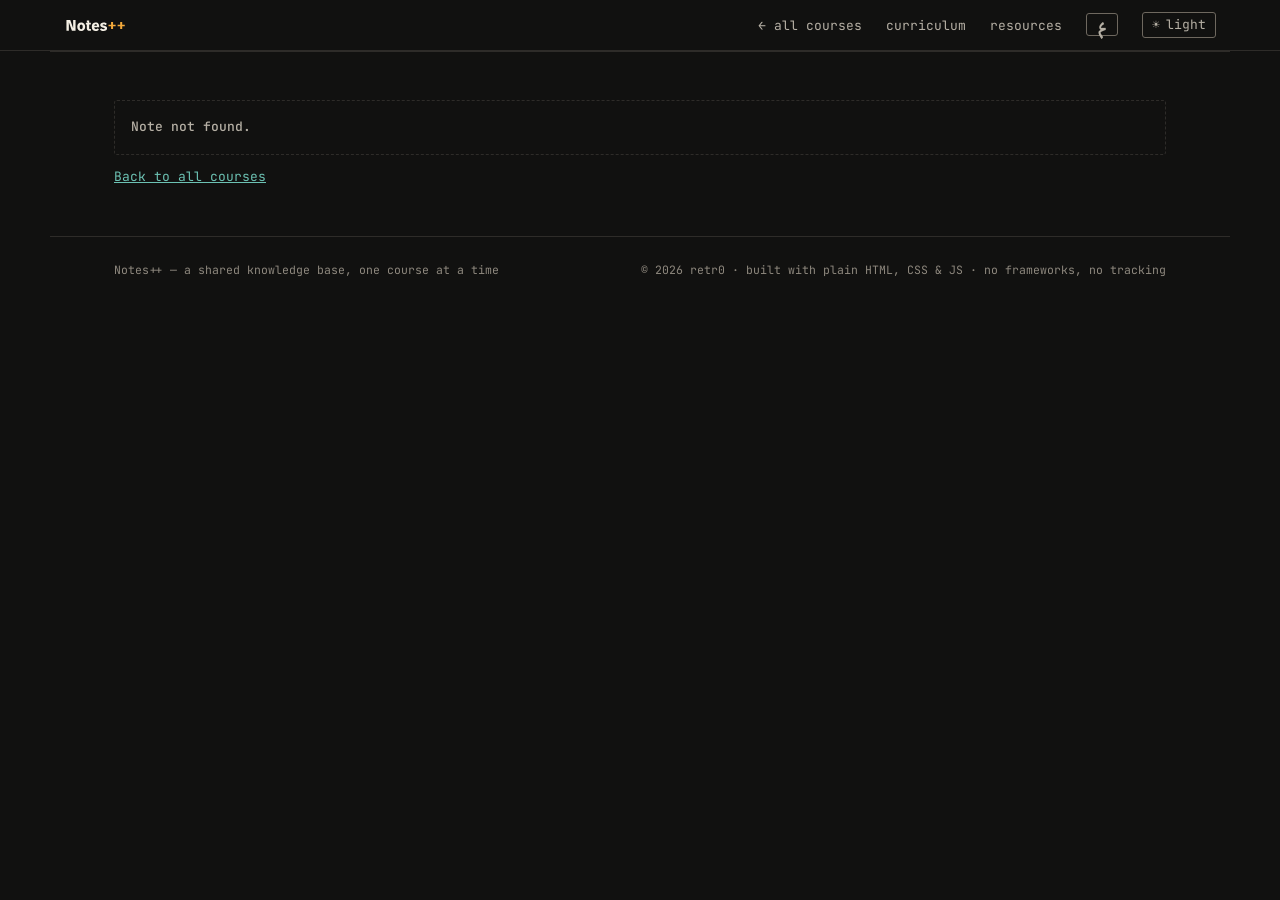
<file: viewer.html>
<!DOCTYPE html>
<html lang="en">
<head>
<meta charset="UTF-8">
<meta name="viewport" content="width=device-width, initial-scale=1.0">
<title>Viewer — Notes</title>
<link rel="preconnect" href="https://fonts.googleapis.com">
<link href="https://fonts.googleapis.com/css2?family=JetBrains+Mono:wght@400;500;700;800&family=Inter:wght@400;500;600;700&display=swap" rel="stylesheet">
<link rel="icon" type="image/png" sizes="32x32" href="favicon-32.png">
<link rel="icon" type="image/png" sizes="192x192" href="favicon-192.png">
<link rel="icon" type="image/svg+xml" href="favicon.svg">
<link rel="apple-touch-icon" href="apple-touch-icon.png">
<link rel="stylesheet" href="css/style.css">
<script>
  // Applied before first paint so neither the theme nor the text direction flashes.
  try{
    var d = document.documentElement;
    d.dataset.theme = localStorage.getItem('theme') || 'dark';
    var l = localStorage.getItem('lang') || 'en';
    d.lang = l; d.dir = (l === 'ar' ? 'rtl' : 'ltr');
  }catch(e){}
</script>
</head>
<!--
  PDF viewer. Reads ?course=<id>&note=<filename> and embeds pdfs/<filename>
  using the browser's built-in PDF viewer. The "open" and "download" buttons
  are the fallback for phones whose browser can't render PDFs in a frame.
-->
<body data-page="viewer" data-title-key="viewer.note">

<nav data-i18n-aria-label="nav.main">
  <a href="index.html" class="logo" data-i18n-aria-label="nav.homeLabel">
    <img class="logo-mark for-dark" src="img/wordmark.svg" alt="Notes++" width="112" height="39">
    <img class="logo-mark for-light" src="img/wordmark-dark.svg" alt="" aria-hidden="true" width="112" height="39">
  </a>
  <ul class="nav-links">
    <li><a href="courses.html" data-i18n="nav.allCourses">← All courses</a></li>
    <li class="nav-secondary"><a href="curriculum.html" data-i18n="nav.curriculum">Curriculum</a></li>
    <li class="nav-secondary"><a href="resources.html" data-i18n="nav.resources">Resources</a></li>
    <li>
      <button type="button" class="lang-toggle" aria-label="Switch language">
        <span class="label">ع</span>
      </button>
    </li>
    <li>
      <!-- Label + aria-label are set by updateThemeButton() in main.js (they depend on the current theme). -->
      <button type="button" class="theme-toggle" aria-label="Switch to light mode">
        <span class="icon" aria-hidden="true">☀</span><span class="label">light</span>
      </button>
    </li>
  </ul>
</nav>

<main id="viewer-main">

<div class="viewer-bar">
  <div>
    <div class="path"><a href="index.html" data-i18n="path.home">~</a> / <a href="courses.html" data-i18n="path.courses">courses</a> / <a id="crumb-course" href="courses.html" dir="ltr">…</a> / <b data-i18n="viewer.note">note</b></div>
    <h1 id="note-title" data-i18n="common.loading">Loading…</h1>
  </div>
  <div class="note-actions">
    <a id="open-link" class="btn btn-ghost btn-sm" href="#" target="_blank" rel="noopener" data-i18n="viewer.openTab">open in new tab ↗</a>
    <a id="download-link" class="btn btn-primary btn-sm" href="#" download data-i18n="viewer.downloadPdf">download PDF</a>
  </div>
</div>

<iframe id="pdf-frame" class="viewer-frame" title="PDF viewer"></iframe>

<p class="viewer-fallback" data-i18n="viewer.fallback">If the PDF doesn't appear above, your browser can't display PDFs inline — use "open in new tab" or "download".</p>

</main>

<footer>
  <div data-i18n="footer.tagline">Notes++ — a shared knowledge base, one course at a time</div>
  <div class="footer-credit">© 2026 <span>retr0</span> <span data-i18n="footer.built">· built with plain HTML, CSS &amp; JS · no frameworks, no tracking</span></div>
</footer>

<script src="js/strings-en.js"></script>
<script src="js/i18n.js"></script>
<script src="js/main.js"></script>
</body>
</html>
</file>
<file: css/style.css>
/* -----------------------------------------------------------------------------
   Watad (Almohtaraf) — the Arabic face, self-hosted.
   The font's own OS/2 fsType is 0 ("installable, no embedding restriction"),
   i.e. the vendor's machine-readable permission to embed it.

   unicode-range limits it to Arabic script blocks, so Latin characters sitting
   inside an Arabic string (course codes like "CS201", digits, punctuation) keep
   using Inter and stay visually consistent with the rest of the page. The
   browser only downloads the file at all if Arabic actually appears.
   size-adjust scales Watad to sit optically level with Inter/JetBrains Mono —
   done here, once, rather than with an em-based rule that would compound
   through nested elements. Only a Regular weight exists (see §2b).
----------------------------------------------------------------------------- */
@font-face{
  font-family: 'Watad';
  src: url('../fonts/watad-regular.woff2') format('woff2');
  font-weight: 400;
  font-style: normal;
  font-display: swap;
  size-adjust: 108%;
  unicode-range: U+0600-06FF, U+0750-077F, U+08A0-08FF, U+FB50-FDFF, U+FE70-FEFF, U+200F, U+061F;
}

/* =============================================================================
   Notes++ — stylesheet
   -----------------------------------------------------------------------------
   The design system lives in CSS custom properties ("variables") on :root.
   Every colour, size and space refers to one of these; the light theme is the
   same names with different values.
   ============================================================================= */

/* ---- 1. Design tokens ---------------------------------------------------------
   Approved design system (v1). Every colour, size and space on the site comes
   from here. Rules of the system:
     · Surfaces are SOLID colours — no translucency, no shadows. Depth comes
       from three surface tones and dashed borders.
     · Three text levels, and every one passes WCAG AA (4.5:1) on every surface,
       in both themes. Do not add a lighter grey for "subtle" text.
     · Six type sizes. Mono for interface, Inter for reading, Watad for Arabic.
     · 3px radius at most: no pills, no bubbly cards.
   Contrast was measured for every text token × surface pair; see the README.
---------------------------------------------------------------------------- */
:root{
  /* surfaces */
  --bg:       #111110;   /* page — warm near-black, no blue */
  --surface:  #191917;   /* panels, rows on hover */
  --sunk:     #0A0A09;   /* inputs, terminal, viewer frame — recessed */
  /* text */
  --text:     #ECE7DC;   /* 14.3:1 — titles, primary */
  --text-2:   #B5AFA4;   /*  8.1:1 — descriptions */
  --text-3:   #8E887E;   /*  5.0:1 — labels, meta. The floor: nothing dimmer */
  /* accents */
  --accent:   #E4A259;   /* amber — actions, current location, focus */
  --accent-2: #6CC2B3;   /* teal — links, tags, "available" */
  --on-accent:#0A0A09;   /* text placed on a filled --accent */
  --danger:   #E8846E;
  /* year levels + subjects. Colours come from HERE, never from the data
     files, so they follow the theme and stay AA. */
  --lvl1: #E4A259;  --lvl2: #6CC2B3;  --lvl3: #C0A6DE;  --lvl4: #E8846E;
  --science: #A7C48A;   /* sage — was blue */
  /* lines */
  --line:        #2E2C29;                 /* dashed structure, dividers (decorative) */
  --line-strong: #6E685F;                 /* control boundaries: inputs, buttons (3.2:1) */
  --nav-bg:      rgba(17,17,16,.94);

  /* type */
  /* Watad is in every stack: its @font-face covers only Arabic code points, so
     Arabic glyphs fall through to it wherever they appear (see §2b). */
  --mono:    'JetBrains Mono', 'Watad', ui-monospace, monospace;
  --sans:    'Inter', 'Watad', system-ui, sans-serif;
  /* Arabic face. Swap this one line to change every Arabic string on the site.
     (Thmanyah is not here: its licence forbids web embedding. Watad allows it.) */
  --sans-ar: 'Watad', 'Inter', system-ui, sans-serif;
  --fs-label: 11px;   /* mono uppercase — section labels */
  --fs-ui:    13px;   /* mono — nav, filters, meta, buttons */
  --fs-small: 14px;   /* sans — secondary text */
  --fs-body:  15px;   /* sans — descriptions, reading */
  --fs-h2:    19px;   /* mono — section titles */
  --fs-h1:    26px;   /* mono — page title (capped) */

  /* space — 4px base */
  --s1: 4px;  --s2: 8px;  --s3: 12px; --s4: 16px;
  --s5: 24px; --s6: 32px; --s7: 48px; --s8: 64px;
  --page-x: max(20px, 5vw);   /* horizontal page gutter */
  --measure: 1180px;          /* max content width */

  --radius: 3px;
}

:root[data-theme="light"]{
  --bg:       #EDE8DE;
  --surface:  #F6F3EC;
  --sunk:     #E3DDD1;
  --text:     #1D1B18;   /* 12.7:1 — warm near-black, no navy */
  --text-2:   #47433C;   /*  7.3:1 */
  --text-3:   #575249;   /*  5.7:1 */
  --accent:   #83500F;   /*  5.0:1 — darker amber for parchment */
  --accent-2: #146B60;   /*  4.6:1 */
  --on-accent:#F6F3EC;
  --danger:   #983723;
  --lvl1: #83500F;  --lvl2: #146B60;  --lvl3: #6A4BA8;  --lvl4: #983723;
  --science: #4C6A2B;   /* olive — was blue */
  --line:        #CFC7B8;
  --line-strong: #7D7566;                 /* 3.4:1 */
  --nav-bg:      rgba(237,232,222,.95);
}

/* Derived tokens */
:root{
  --accent-hover: color-mix(in srgb, var(--accent) 85%, var(--text));
}

/* ---- 2. Base --------------------------------------------------------------- */
*{box-sizing:border-box; margin:0; padding:0;}
[hidden]{display:none !important;}   /* so display:flex etc. never overrides the hidden attribute */
html{scroll-behavior:smooth;}
body{
  background: var(--bg);
  color: var(--text);
  font-family: var(--sans);
  font-size: var(--fs-body);
  line-height: 1.6;
  min-height: 100vh;
  --course-accent: var(--accent);   /* default; rows/pages override per course */
}
h1{font-family: var(--mono); font-size: var(--fs-h1); font-weight:700; line-height:1.2; letter-spacing:-.01em;}
h2{font-family: var(--mono); font-size: var(--fs-h2); font-weight:700; line-height:1.3;}
h3{font-size: inherit; font-weight:600;}
a{color:inherit;}
button{font: inherit; color: inherit; background: none; border: 0; cursor: pointer;}
:focus-visible{outline: 2px solid var(--accent); outline-offset: 2px; border-radius: 2px;}
::selection{background: var(--accent); color: var(--on-accent);}

/* Scrollbars — themed. `scrollbar-color` is the standard (Firefox, Chrome 121+);
   the ::-webkit-* pseudo-elements cover older Chrome/Edge/Safari. */
:root{ --scroll-thumb: rgba(236,231,220,.18); --scroll-thumb-hover: rgba(236,231,220,.32); }
:root[data-theme="light"]{ --scroll-thumb: rgba(29,27,24,.28); --scroll-thumb-hover: rgba(29,27,24,.45); }
*{scrollbar-width: thin; scrollbar-color: var(--scroll-thumb) transparent;}
::-webkit-scrollbar{width:10px; height:10px;}
::-webkit-scrollbar-thumb{background: var(--scroll-thumb); border-radius:10px; border:2px solid transparent; background-clip: padding-box;}
::-webkit-scrollbar-thumb:hover{background: var(--scroll-thumb-hover); background-clip: padding-box;}
::-webkit-scrollbar-corner{background: transparent;}
html::-webkit-scrollbar-track{background: var(--sunk);}
html{scrollbar-color: var(--scroll-thumb) var(--sunk);}

/* Visually hidden but still read by screen readers (labels, live regions). */
.sr-only{position:absolute; width:1px; height:1px; padding:0; margin:-1px; overflow:hidden; clip:rect(0,0,0,0); white-space:nowrap; border:0;}

/* "Skip to content" — invisible until focused with the keyboard. */
.skip-link{
  position:absolute; inset-inline-start:16px; top:-60px; z-index:100;
  background: var(--accent); color: var(--on-accent); border-radius: var(--radius);
  font-family: var(--mono); font-size: var(--fs-ui); padding:10px 14px; text-decoration:none; transition: top .15s;
}
.skip-link:focus{top:16px;}

/* ---- 2b. Arabic -------------------------------------------------------------
   Watad sits in BOTH font stacks (--mono, --sans) as a fallback, and its
   @font-face only covers Arabic code points. Browsers pick fonts per glyph, so
   any Arabic character anywhere renders in Watad while Latin stays in JetBrains
   Mono / Inter — no per-element language rules needed. size-adjust on the
   @font-face does the optical sizing once (an em-based rule would compound
   through nested elements).
   Data-driven text carries dir="auto": the browser picks direction from the
   first strong character, so an Arabic title in an English list reads RTL.
---------------------------------------------------------------------------- */
html:lang(ar) body{line-height:1.75;}
/* Letter-spacing breaks the joins between Arabic letters. */
html:lang(ar) *{letter-spacing:0 !important;}
/* Arabic has no italics; faux-italic looks broken. */
:lang(ar) em, :lang(ar) i{font-style: normal;}
/* Watad ships Regular only. Synthesised bold smears the joins, so Arabic
   headings lean on size and colour instead. */
h1:lang(ar), h2:lang(ar), h3:lang(ar), .group-head:lang(ar){font-synthesis-weight: none; font-weight:400;}

/* An Arabic companion line under English (course nameAr, note titleAr…).
   It keeps its own RTL word order (dir="rtl" in the markup) but is aligned to
   the page's starting edge so it sits directly under the line above. */
.ar{font-family: var(--sans-ar); font-size:16px; line-height:1.7; color: var(--text-3); unicode-bidi: isolate; max-width:60ch;}
html[dir="ltr"] .ar{text-align:left;}
html[dir="rtl"] .ar{text-align:right;}

/* ---- 2c. RTL ------------------------------------------------------------------
   The stylesheet uses logical properties (padding-inline, inset-inline-start,
   border-inline-start), which flip on their own under dir="rtl". These are the
   few things that still need an explicit rule.
---------------------------------------------------------------------------- */
[dir="rtl"] .slash{display:none;}                       /* "lectures/" -> "المحاضرات" */
[dir="rtl"] .folder > summary::before{content:'◂';}
[dir="rtl"] .folder[open] > summary::before{content:'▾';}
[dir="rtl"] table.cmp th, [dir="rtl"] table.cmp td{text-align:right;}
/* The prerequisite graph is a left-to-right timeline (100-level -> 400-level).
   Arrows encode time, so the graph stays LTR even in Arabic. */
[dir="rtl"] .graph, [dir="rtl"] .graph-scroll{direction: ltr;}
[dir="rtl"] .cnode{text-align:left;}
[dir="rtl"] .list-row{direction: rtl;}

/* ---- 3. Nav -------------------------------------------------------------------
   One hairline, lowercase mono links, the current page marked with an amber
   underline. Solid background — no blur.
---------------------------------------------------------------------------- */
/* `body > nav` — the site bar only. Other <nav> elements (the terminal's
   command list) must not inherit sticky positioning and padding. */
body > nav{
  position: sticky; top:0; z-index:50;
  display:flex; align-items:center; gap: var(--s5);
  padding: var(--s3) var(--page-x);
  background: var(--nav-bg);
  border-bottom: 1px solid var(--line);
}
.logo{display:inline-flex; align-items:center; line-height:0; margin-inline-end:auto; text-decoration:none;}
.logo-mark{height:22px; width:auto; display:block;}
.logo .for-light{display:none;}
:root[data-theme="light"] .logo .for-dark{display:none;}
:root[data-theme="light"] .logo .for-light{display:block;}
.nav-links{display:flex; gap: var(--s5); list-style:none; align-items:center;}
.nav-links a{
  font-family: var(--mono); font-size: var(--fs-ui); color: var(--text-2);
  text-decoration:none; text-transform: lowercase; padding: 4px 0; white-space:nowrap;
}
.nav-links a:hover{color: var(--text);}
.nav-links a[aria-current="page"]{color: var(--text); box-shadow: inset 0 -2px 0 var(--accent);}
.theme-toggle, .lang-toggle{
  font-family: var(--mono); font-size: var(--fs-ui); color: var(--text-2); line-height:1.4;
  border:1px solid var(--line-strong); border-radius: var(--radius);
  padding: 3px 9px; display:inline-flex; align-items:center; gap:6px; min-width:32px; justify-content:center;
}
.theme-toggle:hover, .lang-toggle:hover{color: var(--text); border-color: var(--accent);}
.lang-toggle[lang="ar"] .label{font-family: var(--sans-ar); font-size:15px; line-height:1;}

/* ---- 4. Layout: sections, page header, path, facts ------------------------- */
.section{max-width: var(--measure); margin:0 auto; padding: var(--s7) var(--page-x); border-top:1px solid var(--line);}
.section-first{border-top:0; padding-top: var(--s6);}
.section-tight{border-top:0; padding-top: var(--s2);}
.section-head{display:flex; align-items:flex-end; justify-content:space-between; gap: var(--s4); flex-wrap:wrap; margin-bottom: var(--s5);}
.section-head p{color: var(--text-2); font-size: var(--fs-small); max-width:62ch; margin-top: var(--s1);}

/* Section label inside a page: small caps with a dashed rule to the edge. */
.group-head{
  font-family: var(--mono); font-size: var(--fs-label); font-weight:500; letter-spacing:.1em; text-transform:uppercase;
  color: var(--text-3); display:flex; align-items:center; gap: var(--s3); margin: var(--s6) 0 var(--s3);
}
.group-head::after{content:''; flex:1; border-top:1px dashed var(--line);}
.group-head:first-child{margin-top:0;}

/* Page header: location as a path, a capped title, label/value facts. */
.page-head{max-width: var(--measure); margin:0 auto; padding: var(--s6) var(--page-x) var(--s5);}
.path{font-family: var(--mono); font-size: var(--fs-ui); color: var(--text-3); margin-bottom: var(--s3); display:flex; flex-wrap:wrap; gap:0 6px;}
.path a{color: var(--text-2); text-decoration:none;}
.path a:hover{color: var(--accent); text-decoration:underline; text-underline-offset:3px;}
.path b{color: var(--accent); font-weight:500;}
.lede{color: var(--text-2); max-width:62ch; margin-top: var(--s3);}
.facts{display:grid; grid-template-columns: max-content minmax(0,1fr); gap: 4px var(--s5); font-family: var(--mono); font-size: var(--fs-ui); margin-top: var(--s4); max-width:560px;}
.facts dt{color: var(--text-3);}
.facts dd{color: var(--text);}

/* ---- 5. Controls ------------------------------------------------------------ */
.btn{
  font-family: var(--mono); font-size: var(--fs-ui); line-height:1.4;
  padding: 7px 14px; border-radius: var(--radius); border:1px solid transparent;
  text-decoration:none; display:inline-flex; align-items:center; gap: var(--s2); cursor:pointer;
  transition: background-color .15s, border-color .15s, color .15s;
}
.btn-primary{background: var(--accent); color: var(--on-accent); font-weight:700;}
.btn-primary:hover{background: var(--accent-hover);}
.btn-ghost{border-color: var(--line-strong); color: var(--text);}
.btn-ghost:hover{border-color: var(--accent); color: var(--accent);}
.btn-sm{padding: 5px 12px;}
.text-link{font-family: var(--mono); font-size: var(--fs-ui); color: var(--accent-2); text-decoration:none; white-space:nowrap;}
.text-link:hover{text-decoration:underline; text-underline-offset:3px;}

/* Search: a prompt. */
.search{position:relative; display:flex; align-items:center; flex:1 1 260px; max-width:420px;}
.search input{
  width:100%; font-family: var(--mono); font-size: var(--fs-ui); color: var(--text);
  background: var(--sunk); border:1px solid var(--line-strong); border-radius: var(--radius);
  padding: 9px 12px; padding-inline-start: 30px;
}
.search input::placeholder{color: var(--text-3);}
.search input:focus{outline:2px solid var(--accent); outline-offset:1px; border-color: var(--accent);}
.search::before{content:'>'; position:absolute; inset-inline-start:12px; font-family: var(--mono); font-size: var(--fs-ui); color: var(--accent); pointer-events:none;}
.result-count{font-family: var(--mono); font-size:11.5px; color: var(--text-3); margin-top: var(--s2); min-height:1.2em;}

/* Segmented control: one bordered group of square toggles.
   Used for subject/level/resource filters and the curriculum switches. */
.seg{display:inline-flex; flex-wrap:wrap; gap:0; border:1px solid var(--line-strong); border-radius: var(--radius); overflow:hidden; vertical-align:middle;}
.seg > .tag-chip{
  font-family: var(--mono); font-size: var(--fs-ui); line-height:1.4; color: var(--text-2);
  padding: 5px 11px; border-inline-start:1px solid var(--line-strong); text-transform: lowercase;
}
.seg > .tag-chip:first-child{border-inline-start:0;}
.seg > .tag-chip:hover{color: var(--text); background: var(--surface);}
.seg > .tag-chip[aria-pressed="true"]{background: var(--text); color: var(--bg);}
.seg > .tag-chip:focus-visible{outline-offset:-3px;}
.filter-rows{display:flex; flex-wrap:wrap; gap: var(--s3); align-items:center; margin-top: var(--s3);}

/* Course-page tag filter: plain #words, underlined when active. */
.tag-toggles{display:flex; flex-wrap:wrap; gap: 2px var(--s4); margin: var(--s2) 0 var(--s3);}
.tag-toggle{font-family: var(--mono); font-size:12px; color: var(--text-2); padding:2px 0; border-bottom:1px solid transparent;}
.tag-toggle:hover{color: var(--accent-2);}
.tag-toggle[aria-pressed="true"]{color: var(--accent-2); border-bottom-color: var(--accent-2);}
.hashtag{font-family: var(--mono); font-size:11.5px; color: var(--accent-2);}

/* Small square code chip (course codes in the curriculum and plan views). */
.note-tag{
  display:inline-flex; align-items:center; gap:4px; font-family: var(--mono); font-size:11.5px; line-height:1.5;
  color: var(--text-2); border:1px solid var(--line); border-radius: var(--radius); padding:1px 6px; text-decoration:none;
}
.chip-link{cursor:pointer; color: var(--cat, var(--accent-2)); border-color: var(--line-strong);}
.chip-link:hover{border-color: var(--cat, var(--accent-2));}
.chip-link.has-notes{color: var(--accent-2);}

/* ---- 6. Home: hero + terminal ------------------------------------------------ */
.hero{
  max-width: var(--measure); margin:0 auto; padding: var(--s7) var(--page-x) var(--s6);
  display:grid; grid-template-columns: minmax(0,1.15fr) minmax(0,.85fr); gap: var(--s7); align-items:start;
}
.eyebrow{font-family: var(--mono); font-size: var(--fs-ui); color: var(--text-3); margin-bottom: var(--s3);}
.hero h1{margin-bottom: var(--s5); max-width:24ch;}
.hero h1 em{font-style:normal; color: var(--accent-2);}
.hero .search{max-width:none;}

.terminal-box{background: var(--sunk); border:1px solid var(--line); border-radius: var(--radius); overflow:hidden;}
.terminal-titlebar{display:flex; align-items:center; gap:6px; padding:8px 12px; border-bottom:1px dashed var(--line);}
.dot{width:9px; height:9px; border-radius:50%; display:inline-block;}
.dot.r{background: var(--lvl4);} .dot.y{background: var(--accent);} .dot.g{background: var(--accent-2);}
.terminal-title{font-family: var(--mono); font-size:11px; color: var(--text-3); margin-inline-start: var(--s2);}
.terminal-body{padding: var(--s4); font-family: var(--mono); font-size: var(--fs-ui); display:grid; gap: var(--s3);}
.terminal-body .line{color: var(--text-2);}
.terminal-body .prompt{color: var(--accent-2);}
.terminal-body .out.dim{color: var(--text-3); font-size:11.5px;}
.cmds{display:grid; grid-template-columns: max-content minmax(0,1fr); gap: 6px var(--s4); align-items:baseline;}
.cmds a{color: var(--accent); text-decoration:none;}
.cmds a:hover{text-decoration:underline; text-underline-offset:3px;}
.cmds span{color: var(--text-3);}
.cursor{display:inline-block; width:7px; height:14px; background: var(--accent); vertical-align:-2px; animation: blink 1s step-end infinite;}
@keyframes blink{50%{opacity:0;}}
@media (prefers-reduced-motion: reduce){
  .cursor, .state-loading b::after{animation:none;}
  html{scroll-behavior:auto;}
}

/* ---- 7. Course index ----------------------------------------------------------
   A course is a directory: one dense row (code · name · Arabic name · count),
   grouped under "200-level/". Roughly three times more courses per screen than
   the old card grid.
---------------------------------------------------------------------------- */
.course-group{margin-bottom: var(--s5);}
.dir-head{font-family: var(--mono); font-size: var(--fs-ui); font-weight:700; color: var(--course-accent); padding: var(--s2) 0; display:flex; gap: var(--s2); align-items:baseline;}
.dir-head span{color: var(--text-3); font-weight:400;}
.course-row{
  display:grid; grid-template-columns: 84px minmax(0,1fr) auto; gap: var(--s4); align-items:baseline;
  padding: 10px var(--s3); border-top:1px dashed var(--line); text-decoration:none; color:inherit;
  transition: background-color .12s;
}
.course-group > .course-row:last-child, .course-list > .course-row:last-child{border-bottom:1px dashed var(--line);}
.course-row:hover{background: var(--surface);}
.course-row:hover .title{color: var(--accent);}
.course-row .code{font-family: var(--mono); font-size: var(--fs-ui); font-weight:700; color: var(--course-accent);}
.course-row .names{display:flex; flex-wrap:wrap; gap: 2px var(--s3); align-items:baseline; min-width:0;}
.course-row .title{color: var(--text);}
.course-row .alt-name{font-size: var(--fs-small); color: var(--text-3);}
.course-row .count{font-family: var(--mono); font-size:12px; color: var(--text-3); white-space:nowrap;}

/* ---- 8. Files (notes) and folders ---------------------------------------------
   A note is a file: title, a mono meta line (pdf · date · #tags), and text
   actions. A note type is a folder: one directory line, files indented under a
   dashed rule.
---------------------------------------------------------------------------- */
.note-list{list-style:none;}
.file{display:grid; grid-template-columns: minmax(0,1fr) auto; gap: var(--s4); align-items:baseline; padding: var(--s3) 0;}
.file + .file{border-top:1px dashed var(--line);}
.file-title{color: var(--text); text-decoration:none; font-weight:500;}
.file-title:hover{color: var(--accent); text-decoration:underline; text-underline-offset:3px;}
.file-desc{font-size: var(--fs-small); color: var(--text-2); margin-top:2px; max-width:70ch;}
.file-meta{font-family: var(--mono); font-size:11.5px; color: var(--text-3); display:flex; flex-wrap:wrap; gap: 2px var(--s2); align-items:baseline; margin-top:4px;}
.file-meta .course-link{color: var(--course-accent); font-weight:700; text-decoration:none;}
.file-meta .course-link:hover{text-decoration:underline;}
.file-acts{display:flex; gap: var(--s4); font-family: var(--mono); font-size: var(--fs-ui); white-space:nowrap;}
.file-acts a{color: var(--accent-2); text-decoration:none;}
.file-acts a:hover{text-decoration:underline; text-underline-offset:3px;}

.folder{border-top:1px dashed var(--line);}
#note-groups > .folder:last-child{border-bottom:1px dashed var(--line);}
.folder > summary{
  list-style:none; cursor:pointer; user-select:none; display:flex; align-items:baseline;
  padding: var(--s3) 0; font-family: var(--mono); font-size: var(--fs-ui); color: var(--text);
}
.folder > summary::-webkit-details-marker{display:none;}
.folder > summary::before{content:'▸'; color: var(--accent); width:2ch; flex:none;}
.folder[open] > summary::before{content:'▾';}
.folder > summary:hover .folder-name{color: var(--accent);}
.folder-name{font-weight:700;}
.slash{color: var(--text-3);}
.folder > summary .count{color: var(--text-3); margin-inline-start: var(--s2);}
.folder .files{margin-inline-start:.5ch; padding-inline-start: calc(1.5ch + var(--s3)); border-inline-start:1px dashed var(--line); margin-bottom: var(--s3);}
.folder.sub{border-top:0;}
.folder.sub > summary{padding: var(--s2) 0;}
.folder.sub .folder-name{font-weight:500;}

/* ---- 9. Useful links ------------------------------------------------------------
   Links are external, so they get a different shape from files: flat cards.
---------------------------------------------------------------------------- */
.link-grid{list-style:none; display:grid; grid-template-columns: repeat(auto-fill, minmax(260px,1fr)); gap: var(--s4); align-items:start;}
.link-card{border:1px dashed var(--line); background: var(--surface); border-radius: var(--radius); overflow:hidden; display:flex; flex-direction:column;}
.link-card:hover{border-color: var(--line-strong);}
.link-body{padding: var(--s4); display:flex; flex-direction:column; gap:6px; flex:1;}
.link-card h3{font-size: var(--fs-body); font-weight:500; line-height:1.4;}
.link-card h3 a{text-decoration:none; color: var(--text);}
.link-card h3 a:hover{color: var(--accent); text-decoration:underline; text-underline-offset:3px;}
.link-card p{font-size: var(--fs-small); color: var(--text-2);}
.link-domain{font-family: var(--mono); font-size:11.5px; color: var(--text-3); margin-top:auto; padding-top: var(--s2); display:flex; gap: var(--s2); flex-wrap:wrap;}
/* YouTube: thumbnail button that swaps for the player on click (see wireYouTube). */
.yt-thumb, .yt-player{display:block; width:100%; aspect-ratio:16/9; border:0; background: var(--sunk); border-bottom:1px dashed var(--line);}
.yt-thumb{position:relative; padding:0; cursor:pointer; overflow:hidden;}
.yt-thumb img{width:100%; height:100%; object-fit:cover; display:block;}
.yt-thumb .play{
  position:absolute; inset:0; margin:auto; width:44px; height:44px; display:grid; place-items:center;
  padding-inline-start:3px; border-radius: var(--radius); background: var(--accent); color: var(--on-accent); font-size:16px;
}
.yt-thumb:hover .play{background: var(--accent-hover);}
.resource-group{margin-bottom: var(--s6);}

/* ---- 10. States: empty / loading / error ------------------------------------- */
.state{font-family: var(--mono); font-size: var(--fs-ui); color: var(--text-3); border:1px dashed var(--line); border-radius: var(--radius); padding: var(--s4); display:grid; gap:4px; list-style:none;}
.state b{color: var(--text-2); font-weight:500;}
.state .hint{color: var(--text-3);}
.state-error{border-color: var(--danger);}
.state-error b{color: var(--danger);}
.state-loading b::after{content:''; display:inline-block; width:7px; height:13px; background: var(--accent); margin-inline-start:6px; vertical-align:-2px; animation: blink 1s step-end infinite;}
.state-link{margin-top: var(--s3); font-family: var(--mono); font-size: var(--fs-ui);}
.state-link a{color: var(--accent-2);}

/* ---- 11. Home dashboard (your plan) ------------------------------------------- */
.plan-prompt{border:1px dashed var(--line); background: var(--surface); border-radius: var(--radius); padding: var(--s5); display:flex; align-items:center; justify-content:space-between; gap: var(--s5); flex-wrap:wrap;}
.plan-prompt h2{margin-bottom:4px;}
.plan-prompt p{color: var(--text-2); font-size: var(--fs-small);}
.plan-prompt-actions{display:flex; gap: var(--s3); flex-wrap:wrap;}
.dash{display:grid; grid-template-columns: repeat(auto-fit, minmax(200px,1fr)); gap: var(--s4);}
.dash-card{border:1px dashed var(--line); background: var(--surface); border-radius: var(--radius); padding: var(--s4); display:flex; flex-direction:column; gap: var(--s2); align-items:flex-start;}
.dash-card .figure{display:flex; align-items:baseline;}
.dash-card .big{font-family: var(--mono); font-size: var(--fs-h1); font-weight:700; color: var(--text); line-height:1;}
.dash-card .of{font-family: var(--mono); font-size: var(--fs-ui); color: var(--text-3); margin-inline-start:6px;}
.dash-card .label{font-size: var(--fs-small); color: var(--text-2);}
.dash-card .muted{color: var(--text-3); font-family: var(--mono); font-size:11.5px;}
.dash-card .btn{margin-top:auto;}
.dash-wide{grid-column: span 2;}
.dash .chips{display:flex; flex-wrap:wrap; gap:6px;}

/* ---- 12. PDF viewer --------------------------------------------------------- */
.viewer-bar{max-width: var(--measure); margin:0 auto; padding: var(--s5) var(--page-x) var(--s4); display:flex; align-items:flex-end; justify-content:space-between; gap: var(--s4); flex-wrap:wrap;}
.viewer-bar h1{font-size: var(--fs-h2);}
.note-actions{display:flex; gap: var(--s3); flex-wrap:wrap;}
.viewer-frame{
  display:block; width: calc(100% - 2 * var(--page-x)); max-width: var(--measure); margin:0 auto var(--s3);
  height: calc(100vh - 210px); min-height:420px; border:1px solid var(--line-strong); border-radius: var(--radius); background: var(--sunk);
}
.viewer-fallback{max-width: var(--measure); margin:0 auto var(--s6); padding:0 var(--page-x); font-family: var(--mono); font-size:11.5px; color: var(--text-3);}

/* ---- 13. Footer -------------------------------------------------------------- */
footer{
  max-width: var(--measure); margin:0 auto; padding: var(--s5) var(--page-x) var(--s6);
  border-top:1px solid var(--line); font-family: var(--mono); font-size:11.5px; color: var(--text-3);
  display:flex; flex-wrap:wrap; justify-content:space-between; gap: var(--s2) var(--s4);
}

/* ---- 14. Curriculum map ------------------------------------------------------
   Nodes are <button>s positioned absolutely inside .graph; arrows are an SVG
   underneath. --cat is each node's category colour (a theme token, mapped from
   the JSON by themeColor()). Category shows as the colour of the course code.
   State is expressed purely as classes: .sel .up .down .dim (selection) and
   .p-passed .p-available .p-conditional .p-locked (plan mode).
---------------------------------------------------------------------------- */
.curriculum-head .section-head{margin-bottom:20px;}
.disclaimer{
  font-size: var(--fs-small); color: var(--text-2); border:1px dashed var(--line);
  background: var(--surface); padding: var(--s3) var(--s4); border-radius: var(--radius); margin-bottom: var(--s5);
}
.disclaimer strong{color: var(--text);}
.disclaimer a{color: var(--accent-2);}

.tabs{display:flex; gap:4px; border-bottom:1px solid var(--line);}
.tabs{overflow-x:auto; scrollbar-width:none;}   /* tabs scroll sideways on phones rather than wrapping */
.tab{
  white-space:nowrap;
  font-family: var(--mono); font-size: var(--fs-ui); color: var(--text-2); padding:10px 16px;
  border-bottom:2px solid transparent; margin-bottom:-1px;
}
.tab:hover{color: var(--text);}
.tab[aria-selected="true"]{color: var(--text); border-bottom-color: var(--accent);}
.curriculum-section{padding-top: var(--s5); max-width:1600px; border-top:0;}   /* the graph is wide; give it room on big screens */

.map-toolbar{display:flex; justify-content:space-between; gap:12px; flex-wrap:wrap; margin-bottom:14px;}

.plan-summary{
  display:flex; gap:24px; align-items:center; flex-wrap:wrap;
  font-family: var(--mono); font-size: var(--fs-ui); color: var(--text-2);
  background: var(--surface); border:1px dashed var(--line); border-radius: var(--radius);
  padding: var(--s3) var(--s4); margin-bottom: var(--s3);
}
.plan-summary .big{font-size:20px; font-weight:700; color: var(--text);}
.plan-summary button{margin-inline-start:auto;}

.legend{display:flex; gap:16px; flex-wrap:wrap; font-family: var(--mono); font-size:11px; color: var(--text-2); margin-bottom:16px;}
.legend-item{display:inline-flex; align-items:center; gap:6px;}
.legend-item i{width:12px; height:12px; border-radius:2px; display:inline-block; font-style:normal;}
.legend-choke{border:1px solid var(--accent); outline:1px dashed var(--accent); outline-offset:2px;}
.legend-dash{border-top:2px dashed var(--text-2); height:0 !important; width:18px !important; border-radius:0;}
.legend-cond{color: var(--accent); font-weight:700; width:auto !important;}

.map-layout{display:grid; grid-template-columns: minmax(0,1fr) 280px; gap:18px; align-items:start;}
.graph-scroll{
  overflow:auto; border:1px solid var(--line); border-radius: var(--radius);
  background: var(--sunk);
  max-height: 80vh;
}
.graph{position:relative;}
.graph .edges{position:absolute; inset:0; pointer-events:none;}
.level-label{
  position:absolute; text-align:center; font-family: var(--mono); font-size:11px;
  letter-spacing:0.12em; color: var(--text-3); text-transform:uppercase;
  border-bottom:1px solid var(--line); padding-bottom:6px;
}

/* --- nodes --- */
.cnode{
  position:absolute; width:126px; height:54px; text-align:left;
  background: var(--surface); border:1px solid var(--line);
  border-radius: var(--radius); padding:5px 8px; display:flex; flex-direction:column; justify-content:center; gap:1px;
  transition: opacity .15s, border-color .15s; cursor:pointer;
}
.cnode:hover{border-color: var(--cat);}
.cnode .code{font-family: var(--mono); font-size:11px; font-weight:700; color: var(--cat); line-height:1.1; white-space:nowrap;}
.cnode .cond{color: var(--accent); margin-left:2px;}
.cnode .name{font-size:10.5px; line-height:1.15; color: var(--text); white-space:nowrap; overflow:hidden; text-overflow:ellipsis;}
.cnode .meta{font-family: var(--mono); font-size:9px; color: var(--text-3); line-height:1.1; white-space:nowrap; overflow:hidden;}
.cnode.choke{outline:1px dashed var(--cat); outline-offset:2px;}
.cnode.choke .meta{color: var(--cat);}

/* selection */
.cnode.dim{opacity:0.22;}
.cnode.sel{border-color: var(--text); background: color-mix(in srgb, var(--cat) 22%, var(--surface)); z-index:2;}
.cnode.up{border-color: var(--accent);}
.cnode.down{border-color: var(--accent-2);}

/* edges */
.edge{fill:none; stroke: var(--text-3); stroke-opacity:0.45; stroke-width:1.4; color: var(--text-3); transition: stroke-opacity 0.15s;}
.edge.verify{stroke-dasharray:5 4;}
.edge.dim{stroke-opacity:0.08;}
.edge.hl{stroke: var(--accent); stroke-opacity:0.95; stroke-width:2; color: var(--accent);}

/* plan mode */
.cnode.p-passed{background: color-mix(in srgb, var(--accent-2) 18%, var(--surface)); border-color: var(--accent-2);}
.cnode.p-passed .code::after{content:' ✓'; color: var(--accent-2);}
.cnode.p-available{border-color: var(--accent-2); box-shadow: 0 0 0 2px color-mix(in srgb, var(--accent-2) 45%, transparent);}
.cnode.p-conditional{border-color: var(--accent); border-style:dashed;}
.cnode.p-locked{opacity:0.45;}

/* --- list view --- */
.graph.is-list{width:auto !important; height:auto !important; padding:16px;}
.list-level{margin-bottom:22px;}
.list-row{display:flex; align-items:center; gap:14px; margin-bottom:8px; flex-wrap:wrap;}
.graph.is-list .cnode{position:static; width:180px;}
.list-row .needs{font-family: var(--mono); font-size:11px; color: var(--text-3);}
.list-row .needs em{color: var(--accent); font-style:normal;}

/* --- detail panel --- */
.detail{
  background: var(--surface); border:1px dashed var(--line); border-radius: var(--radius);
  padding: var(--s4); position:sticky; top:80px;
  max-height: 80vh; overflow:auto;
}
.detail-head{margin-bottom: var(--s3);}
.detail-head .code{font-family: var(--mono); font-size:11px; color: var(--cat); letter-spacing:0.08em;}
.detail-head h3{font-size:17px; line-height:1.25; margin:4px 0 2px;}
.detail-head .ar{font-size:14px; color: var(--text-2); margin-bottom:6px;}
.detail-head .facts{font-family: var(--mono); font-size:11px; color: var(--text-3); display:flex; gap:8px; flex-wrap:wrap;}
.detail dl{display:grid; gap:4px 0; margin-top:10px;}
.detail dt{font-family: var(--mono); font-size:10px; letter-spacing:0.1em; text-transform:uppercase; color: var(--text-3); margin-top:10px;}
.detail dd{display:flex; flex-wrap:wrap; gap:6px; font-size:13px;}
.detail .muted{color: var(--text-3); font-size:12px; font-family: var(--mono);}
.detail-note{font-size:13px; color: var(--text); background: color-mix(in srgb, var(--accent) 12%, transparent); padding:8px 10px; border-radius:3px; margin-bottom:8px;}
.detail-verify{font-size:12px; color: var(--accent); margin-bottom:8px;}
.detail .btn{margin-top:14px;}
.chip-link{cursor:pointer; color: var(--cat, var(--accent-2)); border-color: var(--line);}
.chip-link:hover{border-color: var(--cat, var(--accent-2));}
.passed-toggle{display:flex; align-items:center; gap:8px; font-size:13px; margin:6px 0 8px; cursor:pointer;}
.passed-toggle input{accent-color: var(--accent-2); width:16px; height:16px;}
.status{font-family: var(--mono); font-size:11px; padding:6px 10px; border-radius:3px; margin-bottom:10px;}
.status-passed{background: color-mix(in srgb, var(--accent-2) 18%, transparent); color: var(--accent-2);}
.status-available{background: color-mix(in srgb, var(--accent-2) 18%, transparent); color: var(--accent-2);}
.status-conditional{background: color-mix(in srgb, var(--accent) 15%, transparent); color: var(--accent);}
.status-locked{background: var(--surface); color: var(--text-3); border:1px solid var(--line);}

/* --- study plan tab --- */
.plan-year{margin-bottom:30px;}
.plan-terms{display:grid; grid-template-columns: repeat(auto-fit, minmax(280px,1fr)); gap:16px;}
.plan-term{background: var(--surface); border:1px dashed var(--line); border-radius: var(--radius); padding: var(--s3) var(--s4);}
.plan-term-head{display:flex; justify-content:space-between; font-family: var(--mono); font-size:12px; color: var(--text-2); margin-bottom:10px; padding-bottom:8px; border-bottom:1px solid var(--line);}
.plan-term ul{list-style:none; display:grid; gap:6px;}
.slot{display:flex; justify-content:space-between; align-items:center; gap:10px; font-size:13px;}
.slot > span{font-family: var(--mono); font-size:11px; color: var(--text-3);}
.slot-link{text-align:start; padding:0; line-height:1.3;}
.slot-link b{font-family: var(--mono); font-size:11px; color: var(--cat); font-weight:700; margin-inline-end:4px;}
.slot-link:hover{color: var(--cat);}
.slot.placeholder{color: var(--text-3); font-family: var(--mono); font-size:11px; letter-spacing:0.04em;}
.plan-rules{margin-top:10px;}
.rules{list-style:none; display:grid; gap:6px; font-size:13px; color: var(--text-2);}
.rules li::before{content:'– '; color: var(--text-3);}

@media (max-width: 900px){
  .map-layout{grid-template-columns:1fr;}
  .detail{position:static; max-height:none;}
  .graph-scroll{max-height:60vh;}
}
@media (max-width: 560px){
  .graph.is-list .cnode{width:100%;}
  .plan-summary button{margin-inline-start:0;}
}

/* ---- 15. Curriculum: catalog switch, checklist, compare ------------------- */
.catalog-switch{
  display:flex; align-items:center; gap:10px; flex-wrap:wrap; margin-bottom:18px;
  font-family: var(--mono); font-size: var(--fs-ui); color: var(--text-3);
}
/* #catalog-buttons is a .seg segmented control (see §5). */

.data-notice{
  font-size: var(--fs-small); color: var(--text); border:1px dashed var(--accent); border-radius: var(--radius);
  background: color-mix(in srgb, var(--accent) 10%, transparent); padding:12px 16px; margin-bottom:22px;
}
.data-notice strong{color: var(--accent);}

.check-layout{display:grid; grid-template-columns: minmax(0,1fr) 320px; gap:22px; align-items:start;}
.check-group{margin-bottom:28px;}
.check-group .group-head{color: var(--cat);}
.check-list{list-style:none; display:grid; gap:6px;}
/* Checklist entries are rows, like the course index — not cards. */
.check-list{gap:0;}
.check-row{padding: 10px var(--s2); border-top:1px dashed var(--line); transition: background-color .12s;}
.check-row:last-child{border-bottom:1px dashed var(--line);}
.check-row:hover{background: var(--surface);}
.check-row label{display:grid; grid-template-columns: 18px 70px 1fr auto 34px; gap:12px; align-items:center; cursor:pointer;}
.check-row input{width:16px; height:16px; accent-color: var(--accent-2); cursor:pointer;}
.check-row .code{font-family: var(--mono); font-size:12px; font-weight:700; color: var(--cat);}
.check-row .name{font-size:14px;}
.check-row .cr, .check-row .lvl{font-family: var(--mono); font-size:11px; color: var(--text-3); text-align:end;}
.check-row.is-passed{background: color-mix(in srgb, var(--accent-2) 8%, transparent);}
.check-row.is-passed .name{color: var(--text-2); text-decoration: line-through; text-decoration-color: var(--text-3);}
.check-row .notes-link{font-family: var(--mono); color: var(--accent-2); text-decoration:none; margin-inline-start:6px;}
.row-note{font-size:12px; color: var(--text-2); margin-top:6px; margin-inline-start:100px;}
.row-verify{font-family: var(--mono); font-size:11px; color: var(--text-3); margin-top:4px; margin-inline-start:100px;}
.rules-panel{
  background: var(--surface); border:1px dashed var(--line); border-radius: var(--radius); padding: var(--s4);
  position:sticky; top:80px;
}
.rules-panel .group-head{margin-bottom:10px;}
.rules-panel .group-head + .group-head{margin-top:22px;}
.rules-strong li{color: var(--text); font-size:13px; line-height:1.45;}
.muted-note{font-family: var(--mono); font-size:11px; color: var(--text-3); margin-top:14px; line-height:1.5;}

.cmp-summary{display:grid; grid-template-columns: repeat(auto-fit, minmax(260px,1fr)); gap:12px; margin-bottom:22px; font-size:13px; color: var(--text-2);}
.cmp-summary div{background: var(--surface); border:1px dashed var(--line); border-radius: var(--radius); padding: var(--s3) var(--s4);}
.cmp-summary b{font-family: var(--mono); color: var(--accent); margin-inline-end:6px;}
.table-scroll{overflow-x:auto; margin-bottom:26px;}
table.cmp{width:100%; border-collapse:collapse; font-size:13px;}
table.cmp th{font-family: var(--mono); font-size:10px; letter-spacing:0.1em; text-transform:uppercase; color: var(--text-3); text-align:left; padding:8px 10px; border-bottom:1px solid var(--line);}
table.cmp td{padding:9px 10px; border-bottom:1px solid var(--line); vertical-align:top;}
table.cmp td.mono{font-family: var(--mono); font-size:12px; color: var(--accent-2); white-space:nowrap;}
.cmp-rules{display:grid; grid-template-columns: repeat(auto-fit, minmax(280px,1fr)); gap:22px;}
.cmp-rules h4{font-family: var(--mono); font-size:12px; color: var(--accent); margin-bottom:8px;}

@media (max-width: 900px){
  .check-layout{grid-template-columns:1fr;}
  .rules-panel{position:static;}
}
@media (max-width: 560px){
  .check-row label{grid-template-columns: 18px 1fr auto; grid-template-areas: "box code cr" "box name lvl";}
  .check-row input{grid-area:box;} .check-row .code{grid-area:code;} .check-row .name{grid-area:name;}
  .check-row .cr{grid-area:cr;} .check-row .lvl{grid-area:lvl;}
  .row-note, .row-verify{margin-inline-start:30px;}
}

/* ---- 16. Responsive ----------------------------------------------------------
   Phones are the main audience. Below 900px the two-column layouts stack;
   below 640px rows reflow so nothing scrolls sideways.
---------------------------------------------------------------------------- */
@media (max-width: 900px){
  .hero{grid-template-columns:1fr; gap: var(--s5); padding-top: var(--s5);}
  .hero h1{max-width:none;}
}
@media (max-width: 640px){
  /* The bar wraps instead of overflowing; the logo already links home. */
  body > nav{gap: var(--s2) var(--s3); padding: var(--s2) var(--page-x); flex-wrap:wrap;}
  .nav-links{gap: var(--s2) var(--s3); flex-wrap:wrap; justify-content:flex-end;}
  .nav-links a[href="index.html"]{display:none;}
  .nav-secondary{display:none;}
  .theme-toggle .label{display:none;}
  .section{padding: var(--s6) var(--page-x);}
  .section-head{align-items:flex-start;}
  .search{max-width:none;}
  .course-row{grid-template-columns: 64px minmax(0,1fr); gap: 2px var(--s3); padding-inline: var(--s2);}
  .course-row .count{grid-column: 2;}
  .file{grid-template-columns: minmax(0,1fr); gap: var(--s2);}
  .dash-wide{grid-column:auto;}
  .viewer-frame{height:70vh;}
  .cmds{grid-template-columns:1fr; gap: 0;}
  /* Long catalog labels: stack the two options as a vertical segmented list. */
  #catalog-buttons{display:flex; flex-direction:column; width:100%;}
  #catalog-buttons > .tag-chip{border-inline-start:0; border-top:1px solid var(--line-strong); text-align:start;}
  #catalog-buttons > .tag-chip:first-child{border-top:0;}
  .cmds span{margin-bottom: var(--s2);}
}
</file>
